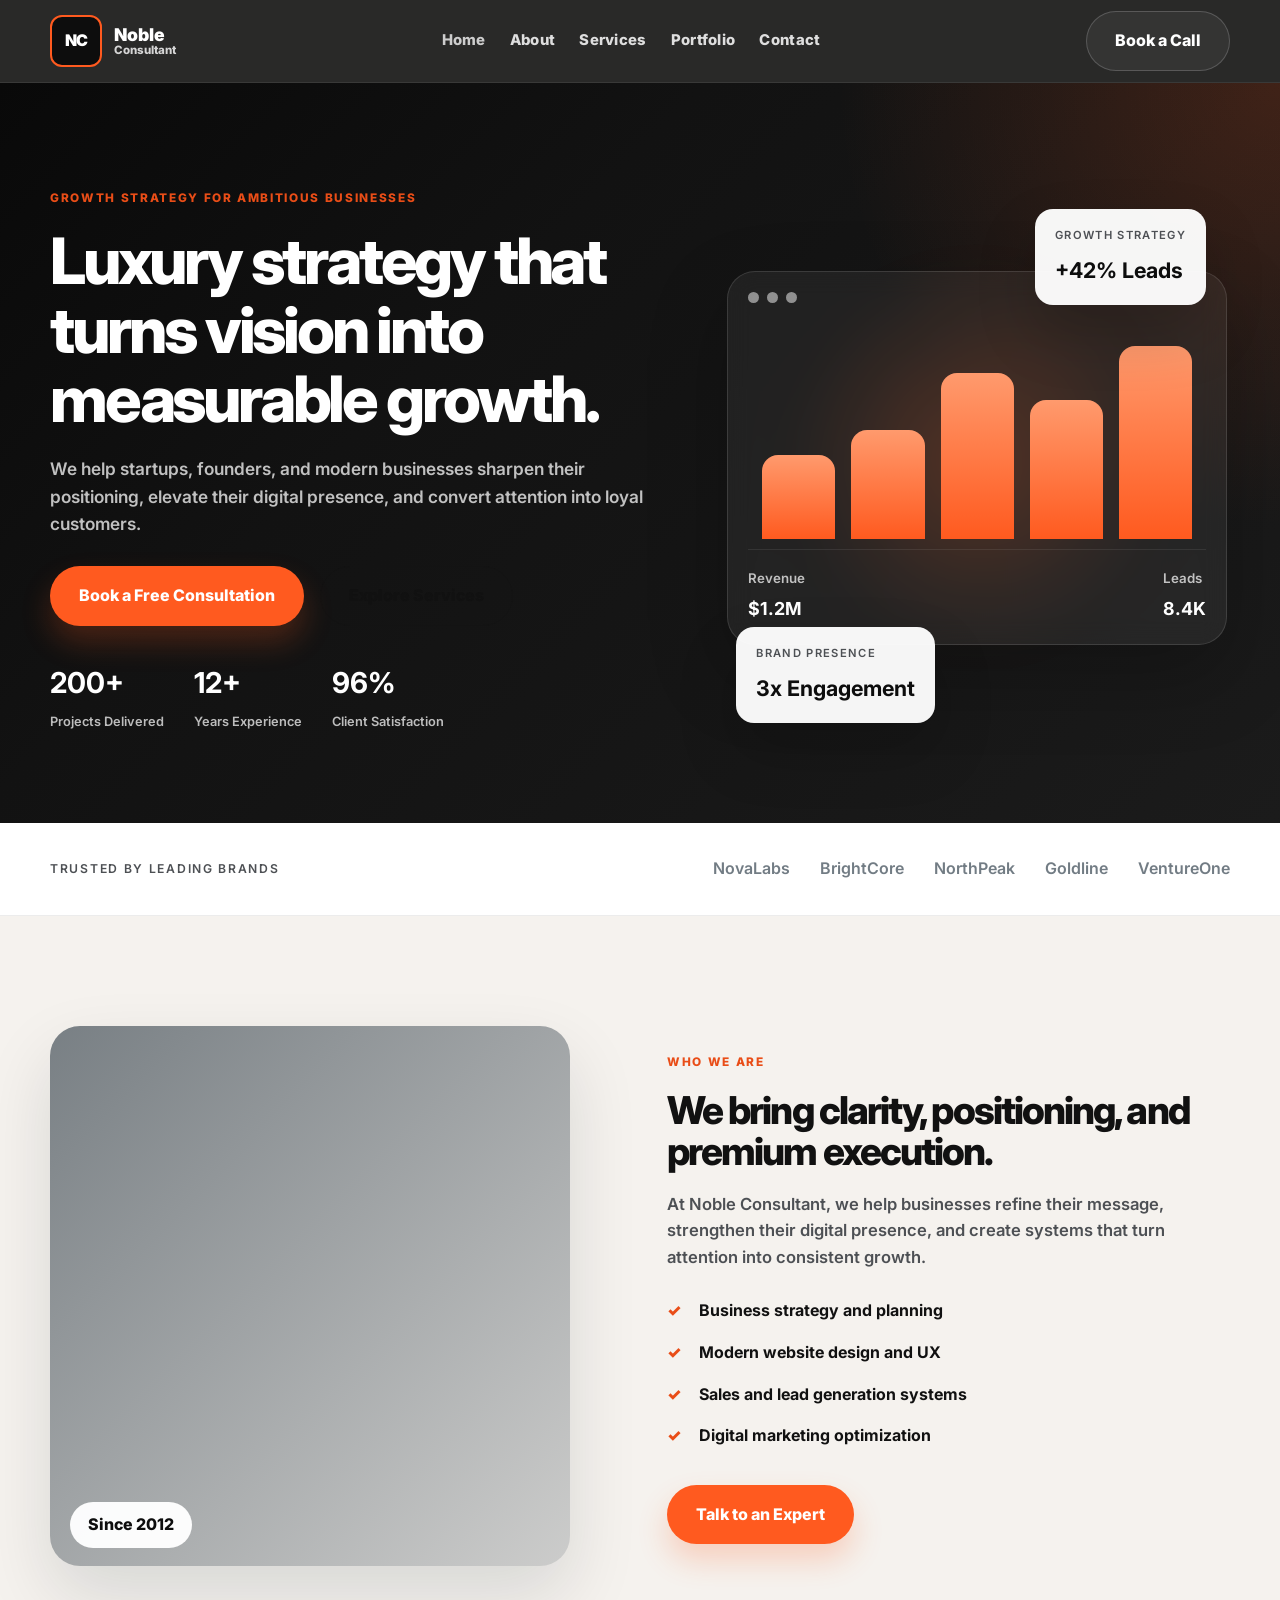
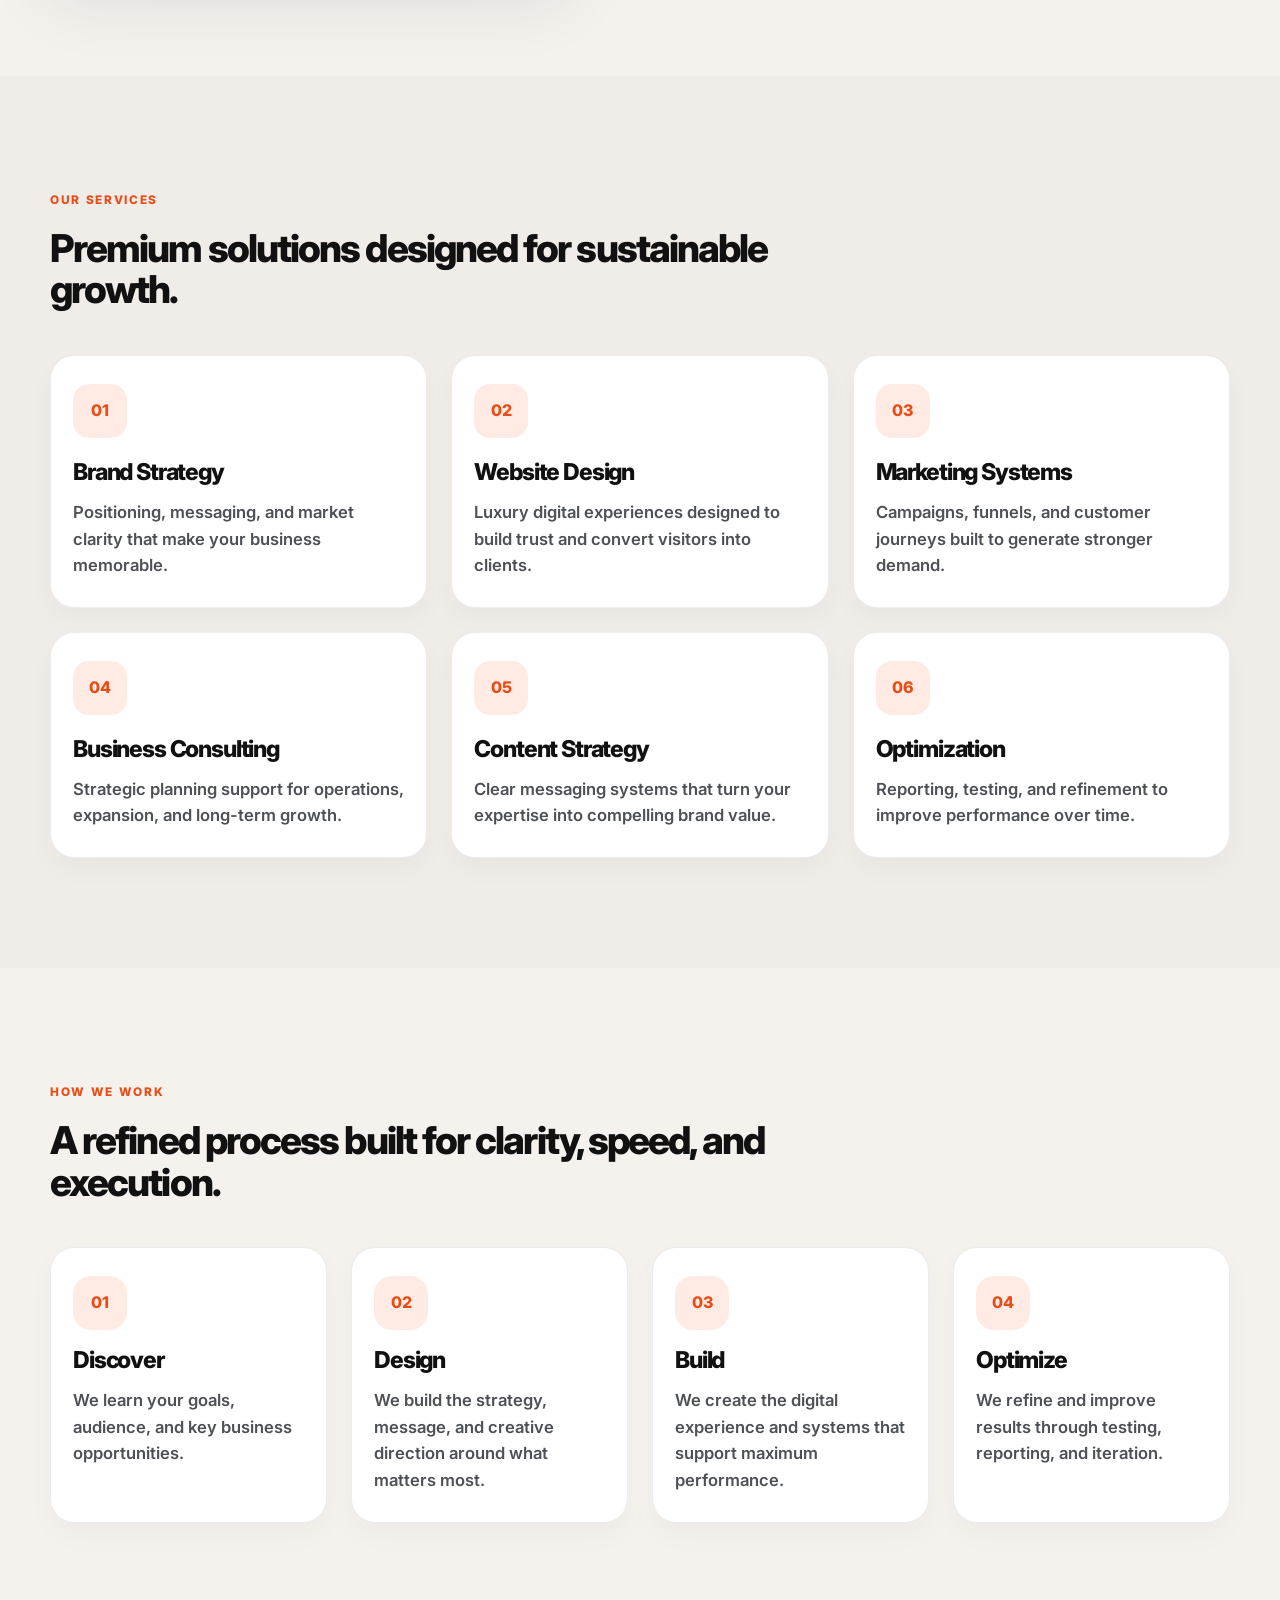
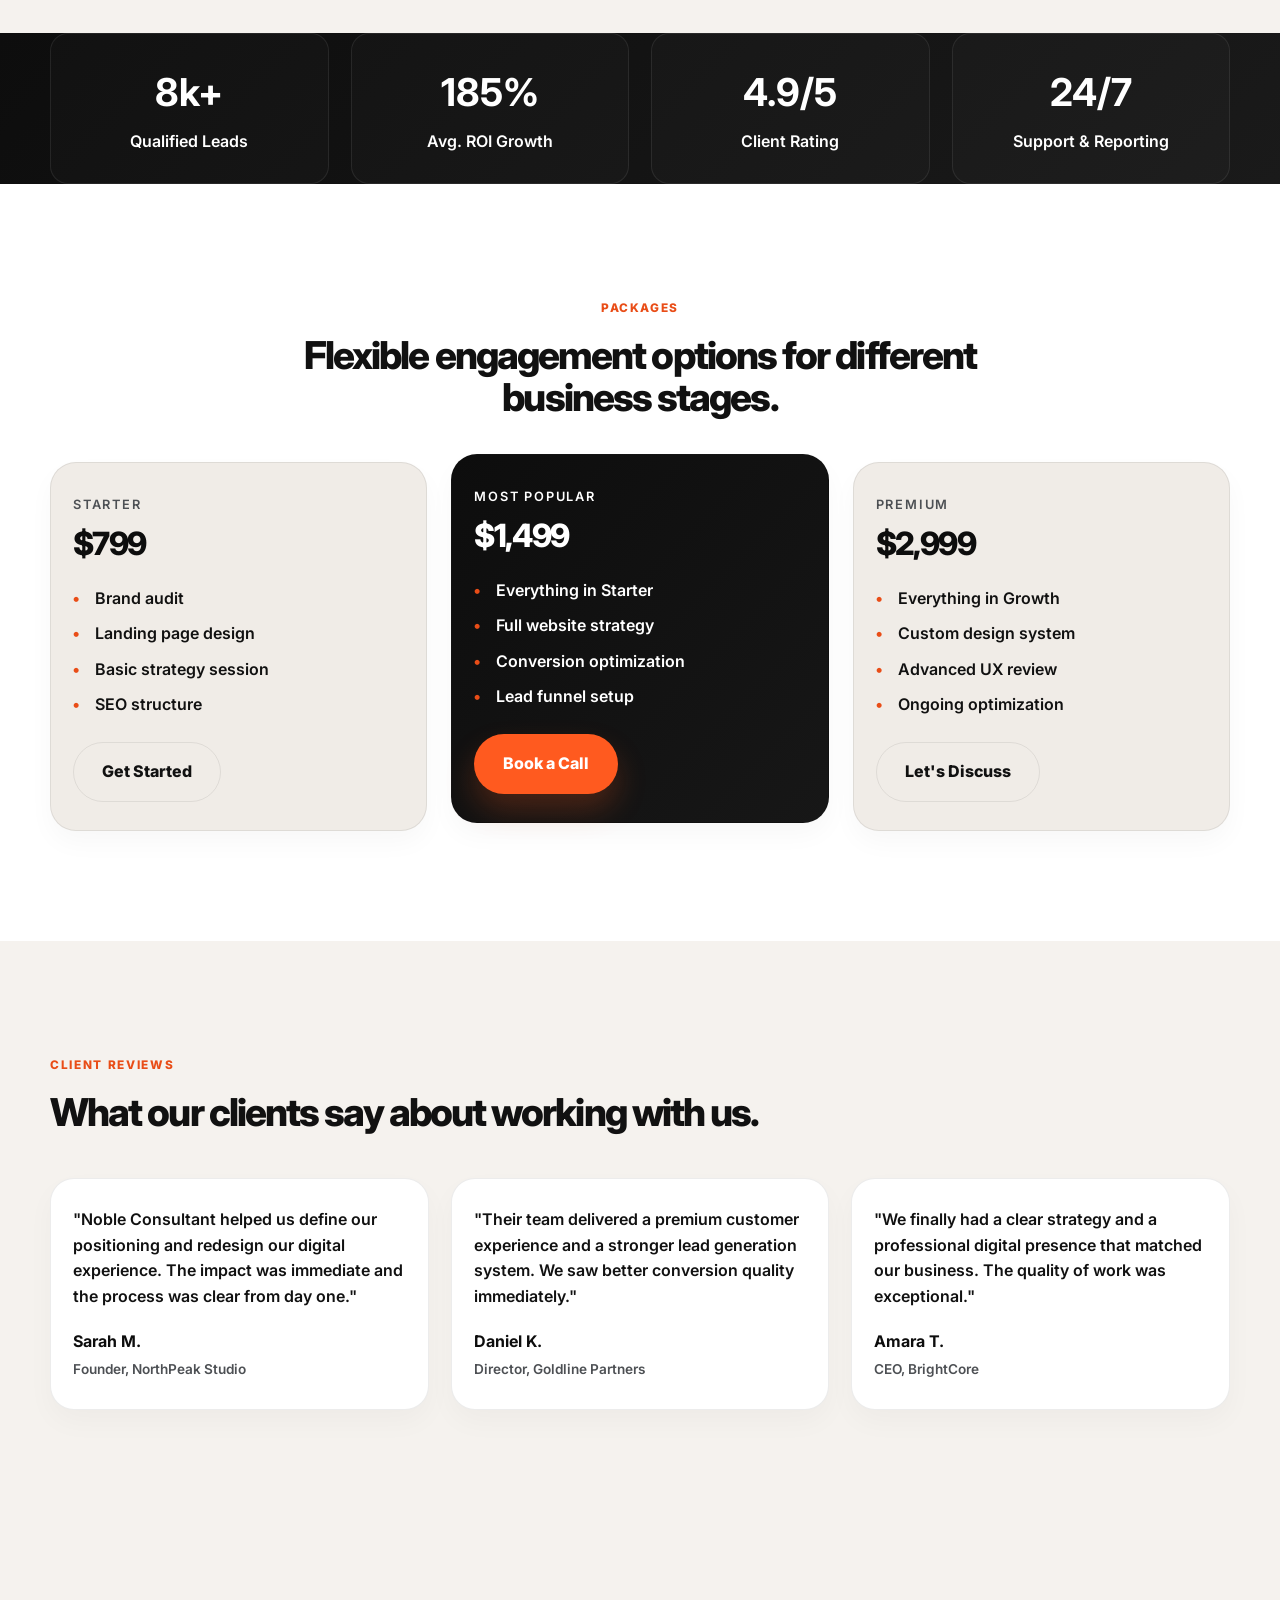
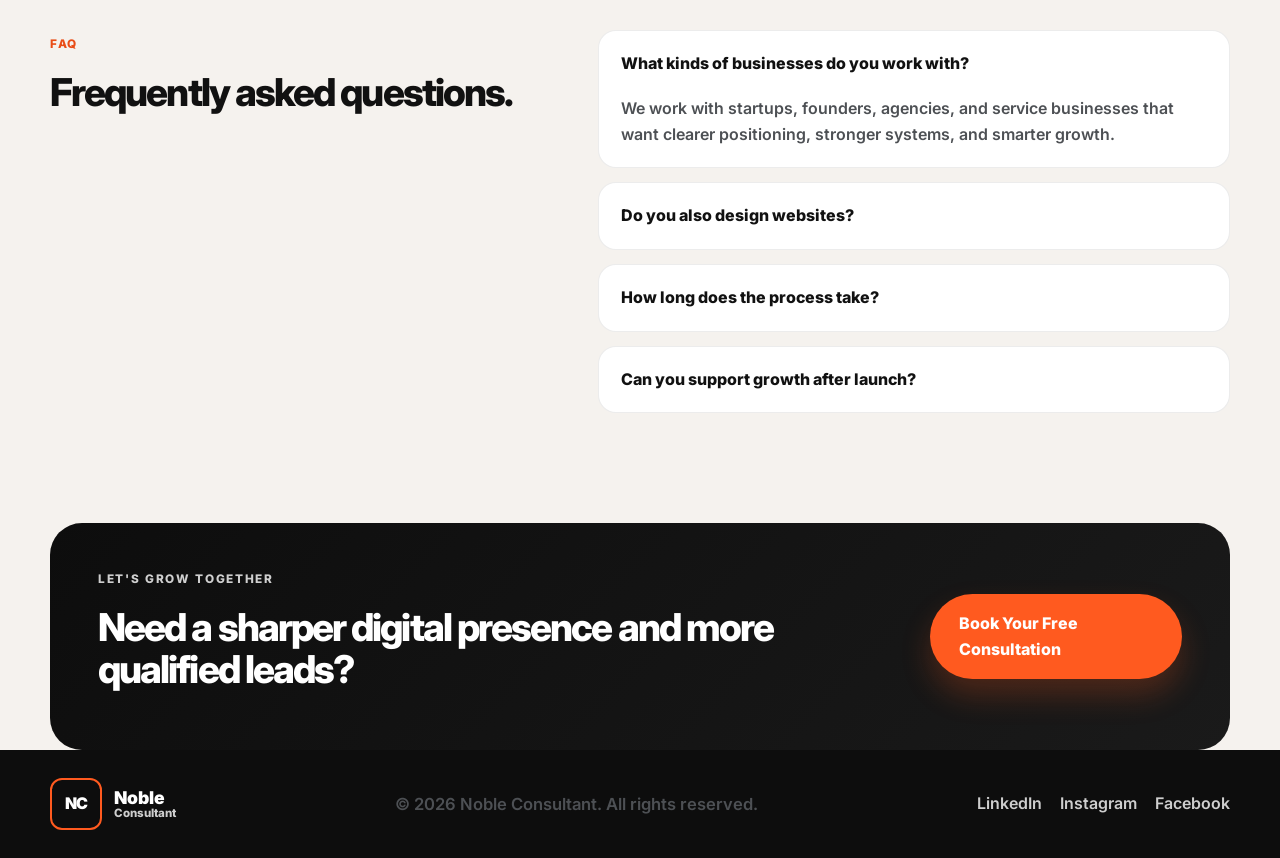
<file: index.html>
<!DOCTYPE html>
<html lang="en">
  <head>
    <meta charset="UTF-8" />
    <meta name="viewport" content="width=device-width, initial-scale=1.0" />
    <title>Noble Consultant | Luxury Business Growth</title>
    <meta
      name="description"
      content="Noble Consultant helps businesses grow through strategy, premium web design, and digital transformation."
    />
    <link rel="preconnect" href="https://fonts.googleapis.com" />
    <link rel="preconnect" href="https://fonts.gstatic.com" crossorigin />
    <link
      href="https://fonts.googleapis.com/css2?family=Inter:wght@400;500;600;700;800;900&display=swap"
      rel="stylesheet"
    />
    <link rel="stylesheet" href="styles.css" />
  </head>
  <body>
    <header class="site-header">
      <div class="container nav">
        <a href="index.html" class="brand" aria-label="Noble Consultant home">
          <span class="brand-mark">NC</span>
          <span class="brand-text">
            <strong>Noble</strong>
            <small>Consultant</small>
          </span>
        </a>

        <nav class="main-nav" id="mainNav">
          <a href="index.html" class="active">Home</a>
          <a href="about.html">About</a>
          <a href="services.html">Services</a>
          <a href="portfolio.html">Portfolio</a>
          <a href="contact.html">Contact</a>
        </nav>

        <div class="nav-actions">
          <a href="contact.html" class="btn btn-light">Book a Call</a>
          <button class="nav-toggle" id="navToggle" aria-label="Toggle menu">
            <span></span>
            <span></span>
            <span></span>
          </button>
        </div>
      </div>
    </header>

    <main>
      <section class="hero">
        <div class="container hero-grid">
          <div class="hero-copy">
            <span class="eyebrow">Growth strategy for ambitious businesses</span>
            <h1>Luxury strategy that turns vision into measurable growth.</h1>
            <p>
              We help startups, founders, and modern businesses sharpen their positioning,
              elevate their digital presence, and convert attention into loyal customers.
            </p>

            <div class="hero-actions">
              <a href="contact.html" class="btn btn-primary">Book a Free Consultation</a>
              <a href="services.html" class="btn btn-secondary">Explore Services</a>
            </div>

            <div class="mini-stats">
              <div>
                <strong>200+</strong>
                <span>Projects Delivered</span>
              </div>
              <div>
                <strong>12+</strong>
                <span>Years Experience</span>
              </div>
              <div>
                <strong>96%</strong>
                <span>Client Satisfaction</span>
              </div>
            </div>
          </div>

          <div class="hero-visual">
            <div class="orb"></div>
            <div class="dashboard-card">
              <div class="dashboard-top">
                <span></span>
                <span></span>
                <span></span>
              </div>

              <div class="chart">
                <span class="bar b1"></span>
                <span class="bar b2"></span>
                <span class="bar b3"></span>
                <span class="bar b4"></span>
                <span class="bar b5"></span>
              </div>

              <div class="kpis">
                <div>
                  <small>Revenue</small>
                  <strong>$1.2M</strong>
                </div>
                <div>
                  <small>Leads</small>
                  <strong>8.4K</strong>
                </div>
              </div>
            </div>

            <div class="floating-note note-one">
              <span>Growth Strategy</span>
              <strong>+42% Leads</strong>
            </div>

            <div class="floating-note note-two">
              <span>Brand Presence</span>
              <strong>3x Engagement</strong>
            </div>
          </div>
        </div>
      </section>

      <section class="brands">
        <div class="container brand-strip">
          <span>Trusted by leading brands</span>
          <div class="brand-logos">
            <span>NovaLabs</span>
            <span>BrightCore</span>
            <span>NorthPeak</span>
            <span>Goldline</span>
            <span>VentureOne</span>
          </div>
        </div>
      </section>

      <section class="section about-section" id="about">
        <div class="container split">
          <div class="image-panel">
            <div class="image-box"></div>
            <div class="badge">Since 2012</div>
          </div>

          <div class="text-panel">
            <span class="eyebrow dark">Who we are</span>
            <h2>We bring clarity, positioning, and premium execution.</h2>
            <p>
              At Noble Consultant, we help businesses refine their message, strengthen their digital presence,
              and create systems that turn attention into consistent growth.
            </p>

            <ul class="check-list">
              <li>Business strategy and planning</li>
              <li>Modern website design and UX</li>
              <li>Sales and lead generation systems</li>
              <li>Digital marketing optimization</li>
            </ul>

            <a href="contact.html" class="btn btn-primary">Talk to an Expert</a>
          </div>
        </div>
      </section>

      <section class="section services-section" id="services">
        <div class="container">
          <div class="section-heading">
            <span class="eyebrow dark">Our services</span>
            <h2>Premium solutions designed for sustainable growth.</h2>
          </div>

          <div class="card-grid">
            <article class="service-card">
              <div class="service-icon">01</div>
              <h3>Brand Strategy</h3>
              <p>Positioning, messaging, and market clarity that make your business memorable.</p>
            </article>

            <article class="service-card">
              <div class="service-icon">02</div>
              <h3>Website Design</h3>
              <p>Luxury digital experiences designed to build trust and convert visitors into clients.</p>
            </article>

            <article class="service-card">
              <div class="service-icon">03</div>
              <h3>Marketing Systems</h3>
              <p>Campaigns, funnels, and customer journeys built to generate stronger demand.</p>
            </article>

            <article class="service-card">
              <div class="service-icon">04</div>
              <h3>Business Consulting</h3>
              <p>Strategic planning support for operations, expansion, and long-term growth.</p>
            </article>

            <article class="service-card">
              <div class="service-icon">05</div>
              <h3>Content Strategy</h3>
              <p>Clear messaging systems that turn your expertise into compelling brand value.</p>
            </article>

            <article class="service-card">
              <div class="service-icon">06</div>
              <h3>Optimization</h3>
              <p>Reporting, testing, and refinement to improve performance over time.</p>
            </article>
          </div>
        </div>
      </section>

      <section class="section process-section" id="process">
        <div class="container">
          <div class="section-heading">
            <span class="eyebrow dark">How we work</span>
            <h2>A refined process built for clarity, speed, and execution.</h2>
          </div>

          <div class="process-grid">
            <div class="process-card">
              <div class="step-number">01</div>
              <h3>Discover</h3>
              <p>We learn your goals, audience, and key business opportunities.</p>
            </div>

            <div class="process-card">
              <div class="step-number">02</div>
              <h3>Design</h3>
              <p>We build the strategy, message, and creative direction around what matters most.</p>
            </div>

            <div class="process-card">
              <div class="step-number">03</div>
              <h3>Build</h3>
              <p>We create the digital experience and systems that support maximum performance.</p>
            </div>

            <div class="process-card">
              <div class="step-number">04</div>
              <h3>Optimize</h3>
              <p>We refine and improve results through testing, reporting, and iteration.</p>
            </div>
          </div>
        </div>
      </section>

      <section class="stats-section">
        <div class="container stats-grid">
          <div class="stat-box">
            <strong>8k+</strong>
            <span>Qualified Leads</span>
          </div>
          <div class="stat-box">
            <strong>185%</strong>
            <span>Avg. ROI Growth</span>
          </div>
          <div class="stat-box">
            <strong>4.9/5</strong>
            <span>Client Rating</span>
          </div>
          <div class="stat-box">
            <strong>24/7</strong>
            <span>Support & Reporting</span>
          </div>
        </div>
      </section>

      <section class="section pricing-section" id="pricing">
        <div class="container">
          <div class="section-heading center">
            <span class="eyebrow dark">Packages</span>
            <h2>Flexible engagement options for different business stages.</h2>
          </div>

          <div class="pricing-grid">
            <div class="pricing-card">
              <div class="plan-head">
                <span>Starter</span>
                <h3>$799</h3>
              </div>
              <ul>
                <li>Brand audit</li>
                <li>Landing page design</li>
                <li>Basic strategy session</li>
                <li>SEO structure</li>
              </ul>
              <a href="contact.html" class="btn btn-secondary">Get Started</a>
            </div>

            <div class="pricing-card featured">
              <div class="plan-head">
                <span>Most Popular</span>
                <h3>$1,499</h3>
              </div>
              <ul>
                <li>Everything in Starter</li>
                <li>Full website strategy</li>
                <li>Conversion optimization</li>
                <li>Lead funnel setup</li>
              </ul>
              <a href="contact.html" class="btn btn-primary">Book a Call</a>
            </div>

            <div class="pricing-card">
              <div class="plan-head">
                <span>Premium</span>
                <h3>$2,999</h3>
              </div>
              <ul>
                <li>Everything in Growth</li>
                <li>Custom design system</li>
                <li>Advanced UX review</li>
                <li>Ongoing optimization</li>
              </ul>
              <a href="contact.html" class="btn btn-secondary">Let's Discuss</a>
            </div>
          </div>
        </div>
      </section>

      <section class="section testimonials-section">
        <div class="container">
          <div class="section-heading">
            <span class="eyebrow dark">Client Reviews</span>
            <h2>What our clients say about working with us.</h2>
          </div>

          <div class="testimonial-grid">
            <blockquote class="testimonial">
              "Noble Consultant helped us define our positioning and redesign our digital experience. The impact was immediate and the process was clear from day one."
              <footer>
                <strong>Sarah M.</strong>
                <span>Founder, NorthPeak Studio</span>
              </footer>
            </blockquote>

            <blockquote class="testimonial">
              "Their team delivered a premium customer experience and a stronger lead generation system. We saw better conversion quality immediately."
              <footer>
                <strong>Daniel K.</strong>
                <span>Director, Goldline Partners</span>
              </footer>
            </blockquote>

            <blockquote class="testimonial">
              "We finally had a clear strategy and a professional digital presence that matched our business. The quality of work was exceptional."
              <footer>
                <strong>Amara T.</strong>
                <span>CEO, BrightCore</span>
              </footer>
            </blockquote>
          </div>
        </div>
      </section>

      <section class="section faq-section">
        <div class="container faq-wrap">
          <div class="section-heading left">
            <span class="eyebrow dark">FAQ</span>
            <h2>Frequently asked questions.</h2>
          </div>

          <div class="faq-list">
            <div class="faq-item active">
              <button class="faq-question">What kinds of businesses do you work with?</button>
              <div class="faq-answer">
                We work with startups, founders, agencies, and service businesses that want clearer positioning, stronger systems, and smarter growth.
              </div>
            </div>

            <div class="faq-item">
              <button class="faq-question">Do you also design websites?</button>
              <div class="faq-answer">
                Yes. We design premium, conversion-focused websites that align with your business goals and customer journey.
              </div>
            </div>

            <div class="faq-item">
              <button class="faq-question">How long does the process take?</button>
              <div class="faq-answer">
                Most projects take 3 to 8 weeks depending on your goals, complexity, and how quickly we align.
              </div>
            </div>

            <div class="faq-item">
              <button class="faq-question">Can you support growth after launch?</button>
              <div class="faq-answer">
                Absolutely. We help businesses optimize performance and improve ongoing growth systems long after launch.
              </div>
            </div>
          </div>
        </div>
      </section>

      <section class="cta-section">
        <div class="container cta-box">
          <div>
            <span class="eyebrow light">Let's grow together</span>
            <h2>Need a sharper digital presence and more qualified leads?</h2>
          </div>
          <a href="contact.html" class="btn btn-primary">Book Your Free Consultation</a>
        </div>
      </section>
    </main>

    <footer class="site-footer">
      <div class="container footer-row">
        <div class="brand white">
          <span class="brand-mark">NC</span>
          <span class="brand-text">
            <strong>Noble</strong>
            <small>Consultant</small>
          </span>
        </div>

        <p>© 2026 Noble Consultant. All rights reserved.</p>

        <div class="socials">
          <a href="#">LinkedIn</a>
          <a href="#">Instagram</a>
          <a href="#">Facebook</a>
        </div>
      </div>
    </footer>

    <script src="script.js"></script>
  </body>
</html>
</file>
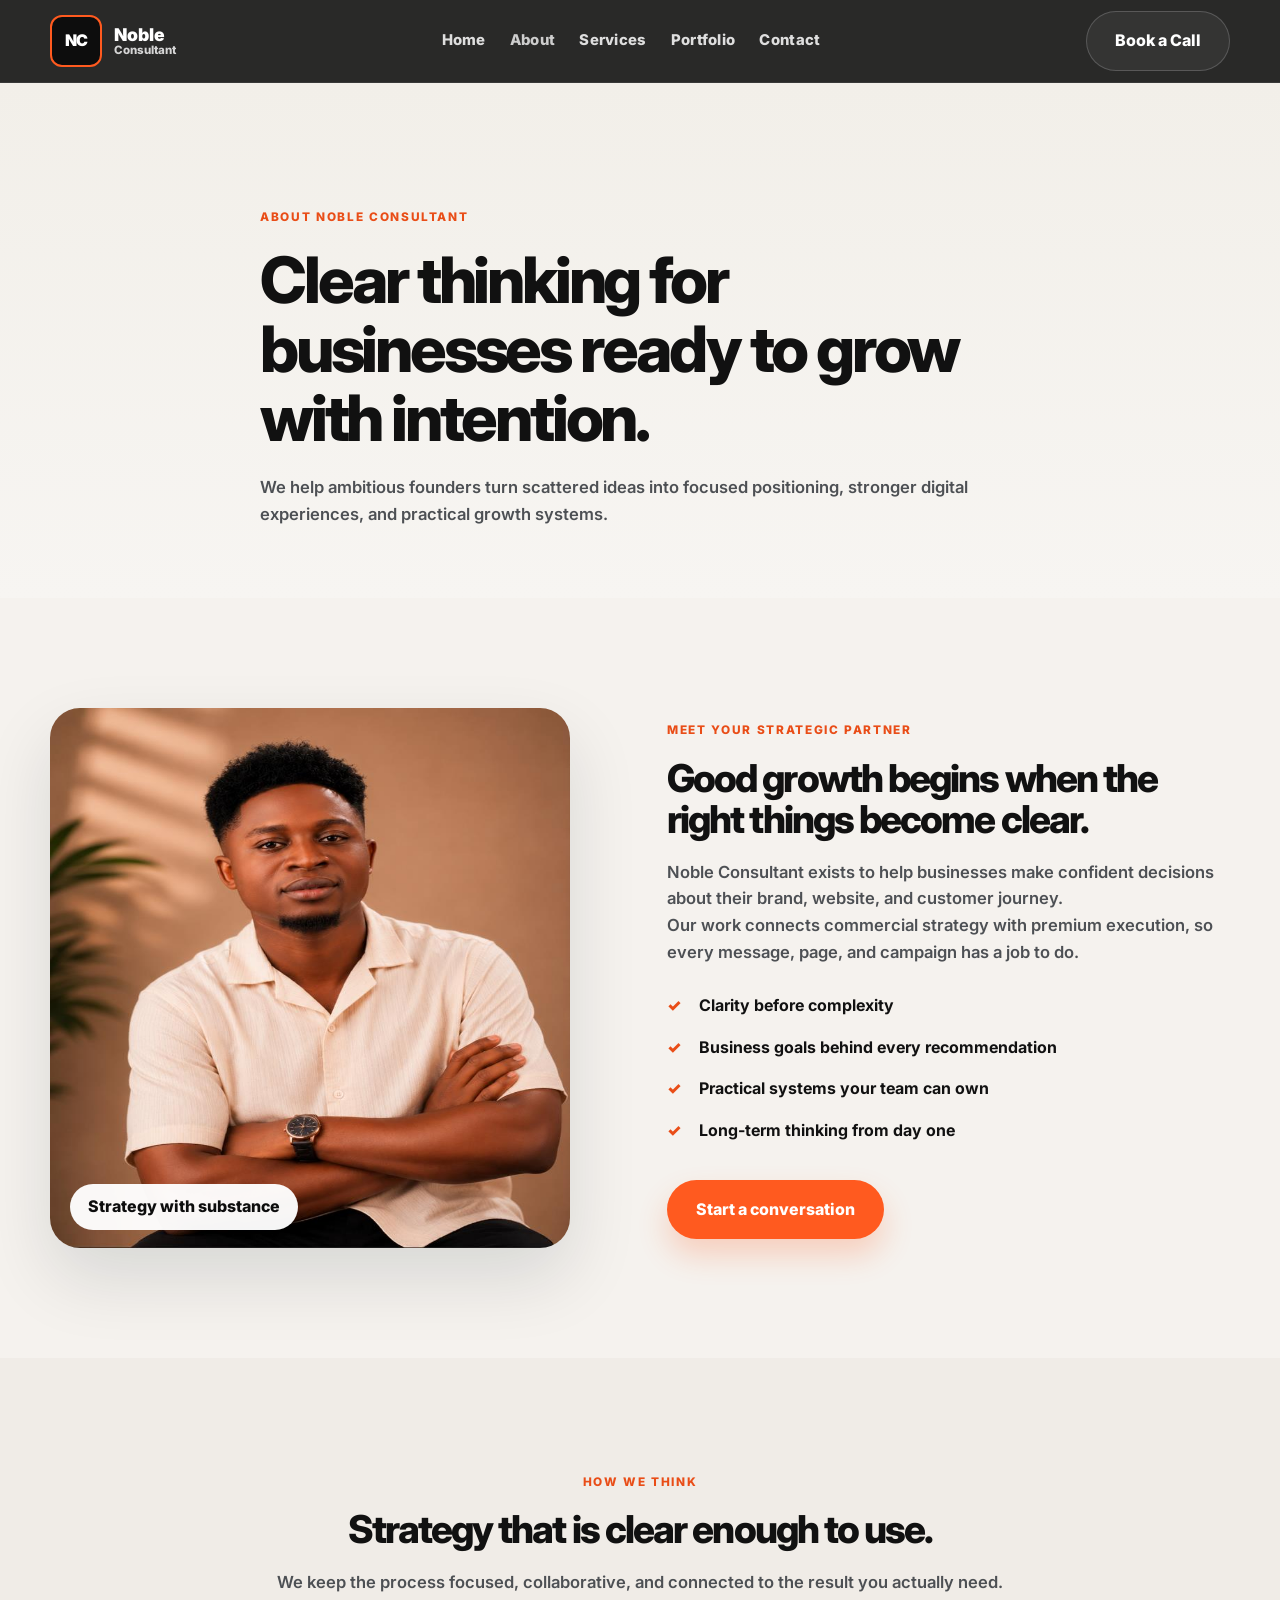
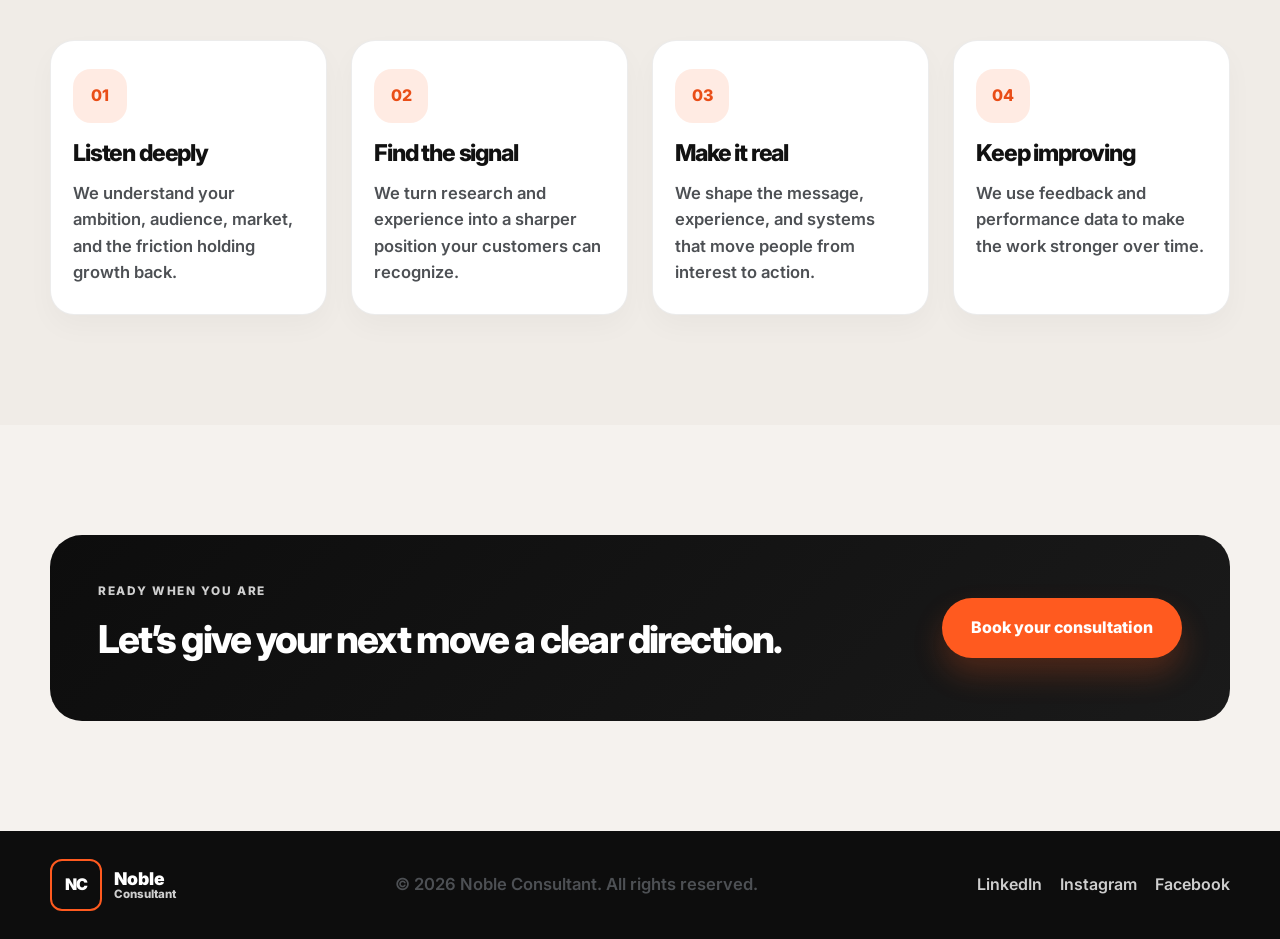
<file: about.html>
<!doctype html>
<html lang="en">
<head>
  <meta charset="utf-8">
  <meta name="viewport" content="width=device-width, initial-scale=1">
  <title>About | Noble Consultant</title>
  <meta name="description" content="Meet the strategist behind Noble Consultant and learn how we turn clarity into sustainable business growth.">
  <link rel="preconnect" href="https://fonts.googleapis.com">
  <link rel="preconnect" href="https://fonts.gstatic.com" crossorigin>
  <link href="https://fonts.googleapis.com/css2?family=Inter:wght@400;500;600;700;800;900&display=swap" rel="stylesheet">
  <link rel="stylesheet" href="styles.css">
</head>
<body>
  <header class="site-header">
    <div class="container nav">
      <a href="index.html" class="brand" aria-label="Noble Consultant home">
        <span class="brand-mark">NC</span>
        <span class="brand-text"><strong>Noble</strong><small>Consultant</small></span>
      </a>
      <nav class="main-nav" id="mainNav" aria-label="Main navigation">
        <a href="index.html">Home</a>
        <a href="about.html" class="active">About</a>
        <a href="services.html">Services</a>
        <a href="portfolio.html">Portfolio</a>
        <a href="contact.html">Contact</a>
      </nav>
      <div class="nav-actions">
        <a href="contact.html#contact-form" class="btn btn-light">Book a Call</a>
        <button class="nav-toggle" id="navToggle" aria-label="Toggle menu" aria-expanded="false"><span></span><span></span><span></span></button>
      </div>
    </div>
  </header>

  <main>
    <section class="page-hero">
      <div class="container narrow">
        <span class="eyebrow dark">About Noble Consultant</span>
        <h1>Clear thinking for businesses ready to grow with intention.</h1>
        <p>We help ambitious founders turn scattered ideas into focused positioning, stronger digital experiences, and practical growth systems.</p>
      </div>
    </section>

    <section class="section">
      <div class="container split">
        <div class="image-panel">
          <img class="page-image about-portrait" src="about-photo.jpg" alt="Founder of Noble Consultant">
          <div class="badge">Strategy with substance</div>
        </div>
        <div class="text-panel">
          <span class="eyebrow dark">Meet your strategic partner</span>
          <h2>Good growth begins when the right things become clear.</h2>
          <p>Noble Consultant exists to help businesses make confident decisions about their brand, website, and customer journey.</p>
          <p>Our work connects commercial strategy with premium execution, so every message, page, and campaign has a job to do.</p>
          <ul class="check-list">
            <li>Clarity before complexity</li>
            <li>Business goals behind every recommendation</li>
            <li>Practical systems your team can own</li>
            <li>Long-term thinking from day one</li>
          </ul>
          <a href="contact.html#contact-form" class="btn btn-primary">Start a conversation</a>
        </div>
      </div>
    </section>

    <section class="section soft-bg">
      <div class="container">
        <div class="section-heading center">
          <span class="eyebrow dark">How we think</span>
          <h2>Strategy that is clear enough to use.</h2>
          <p>We keep the process focused, collaborative, and connected to the result you actually need.</p>
        </div>
        <div class="process-grid">
          <article class="process-card"><div class="step-number">01</div><h3>Listen deeply</h3><p>We understand your ambition, audience, market, and the friction holding growth back.</p></article>
          <article class="process-card"><div class="step-number">02</div><h3>Find the signal</h3><p>We turn research and experience into a sharper position your customers can recognize.</p></article>
          <article class="process-card"><div class="step-number">03</div><h3>Make it real</h3><p>We shape the message, experience, and systems that move people from interest to action.</p></article>
          <article class="process-card"><div class="step-number">04</div><h3>Keep improving</h3><p>We use feedback and performance data to make the work stronger over time.</p></article>
        </div>
      </div>
    </section>

    <section class="section">
      <div class="container cta-box">
        <div><span class="eyebrow light">Ready when you are</span><h2>Let’s give your next move a clear direction.</h2></div>
        <a href="contact.html#contact-form" class="btn btn-primary">Book your consultation</a>
      </div>
    </section>
  </main>

  <footer class="site-footer">
    <div class="container footer-row">
      <div class="brand white"><span class="brand-mark">NC</span><span class="brand-text"><strong>Noble</strong><small>Consultant</small></span></div>
      <p>© 2026 Noble Consultant. All rights reserved.</p>
      <div class="socials"><a href="#">LinkedIn</a><a href="#">Instagram</a><a href="#">Facebook</a></div>
    </div>
  </footer>
  <script src="script.js"></script>
</body>
</html>
</file>
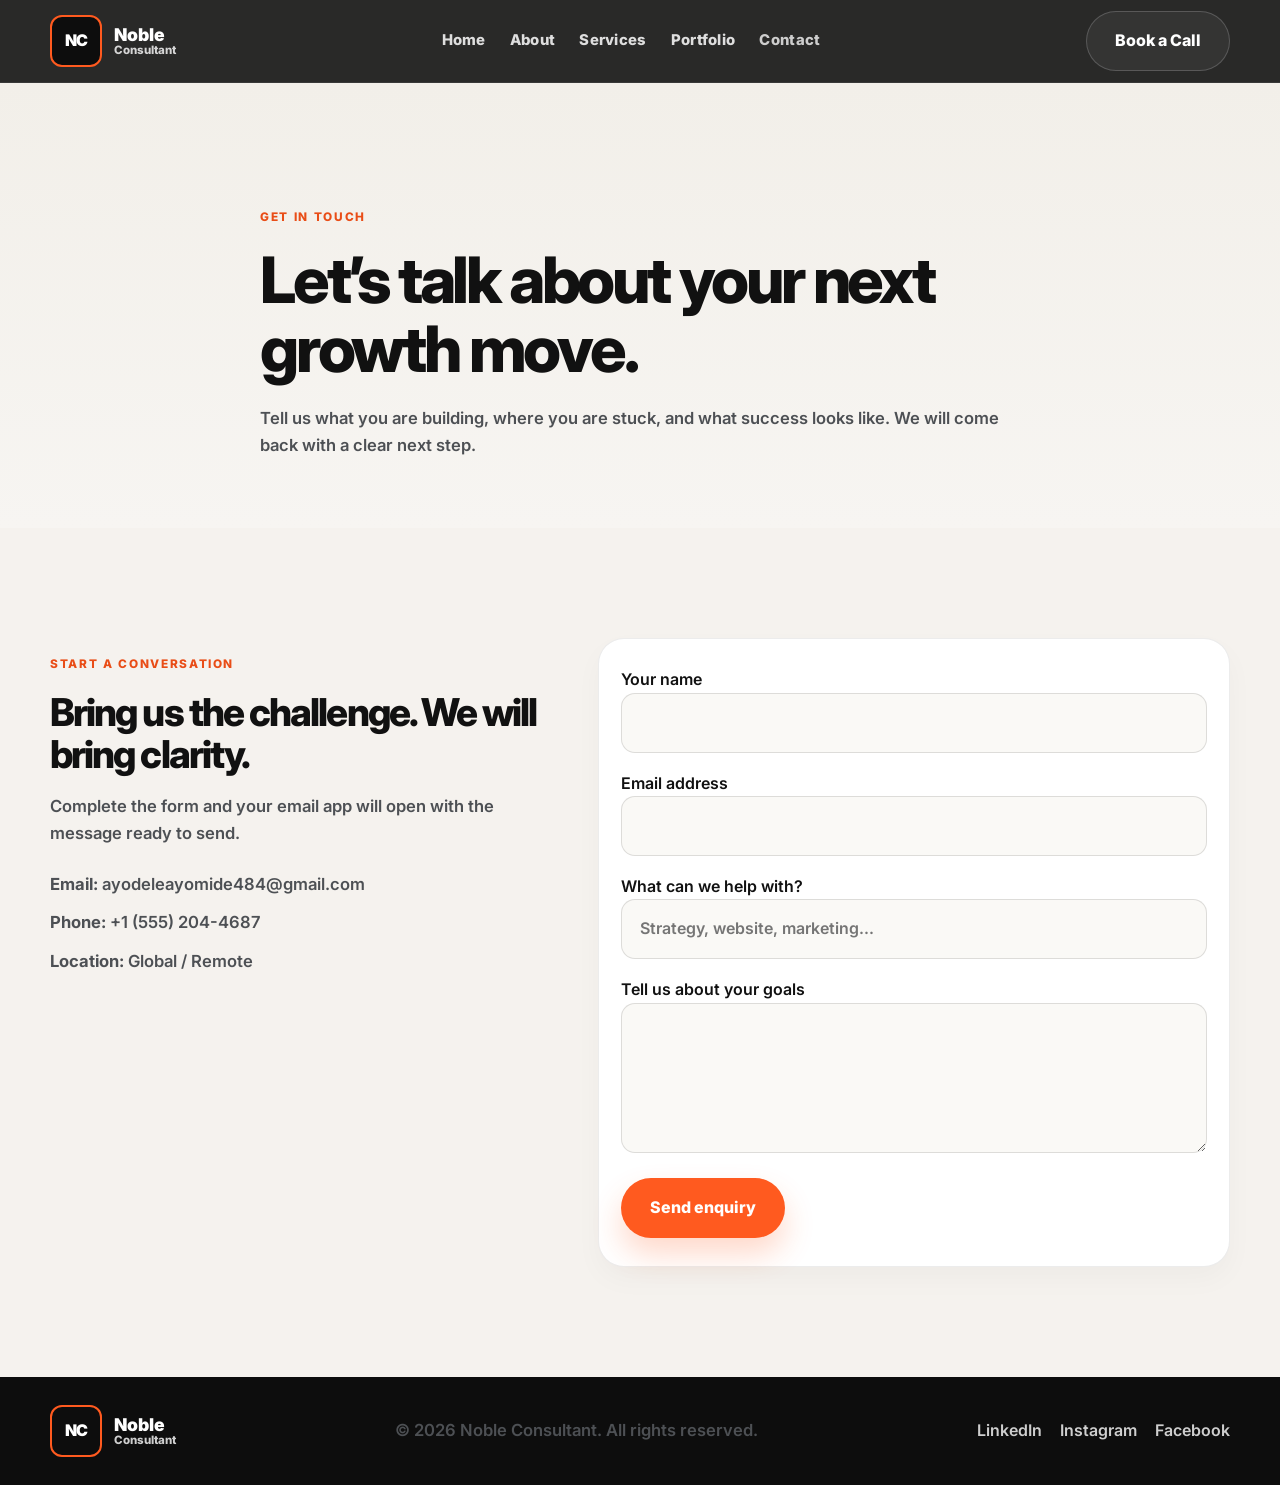
<file: contact.html>
<!doctype html>
<html lang="en">
<head>
  <meta charset="utf-8">
  <meta name="viewport" content="width=device-width, initial-scale=1">
  <title>Contact | Noble Consultant</title>
  <meta name="description" content="Contact Noble Consultant for consulting, design, and digital growth support.">
  <link rel="preconnect" href="https://fonts.googleapis.com">
  <link rel="preconnect" href="https://fonts.gstatic.com" crossorigin>
  <link href="https://fonts.googleapis.com/css2?family=Inter:wght@400;500;600;700;800;900&display=swap" rel="stylesheet">
  <link rel="stylesheet" href="styles.css">
</head>
<body>
  <header class="site-header">
    <div class="container nav">
      <a href="index.html" class="brand" aria-label="Noble Consultant home">
        <span class="brand-mark">NC</span>
        <span class="brand-text"><strong>Noble</strong><small>Consultant</small></span>
      </a>
      <nav class="main-nav" id="mainNav" aria-label="Main navigation">
        <a href="index.html">Home</a>
        <a href="about.html">About</a>
        <a href="services.html">Services</a>
        <a href="portfolio.html">Portfolio</a>
        <a href="contact.html" class="active">Contact</a>
      </nav>
      <div class="nav-actions">
        <a href="#contact-form" class="btn btn-light">Book a Call</a>
        <button class="nav-toggle" id="navToggle" aria-label="Toggle menu" aria-expanded="false"><span></span><span></span><span></span></button>
      </div>
    </div>
  </header>

  <main>
    <section class="page-hero">
      <div class="container narrow">
        <span class="eyebrow dark">Get in touch</span>
        <h1>Let’s talk about your next growth move.</h1>
        <p>Tell us what you are building, where you are stuck, and what success looks like. We will come back with a clear next step.</p>
      </div>
    </section>

    <section class="section contact-section" id="contact-form">
      <div class="container contact-wrap">
        <div class="contact-copy">
          <span class="eyebrow dark">Start a conversation</span>
          <h2>Bring us the challenge. We will bring clarity.</h2>
          <p>Complete the form and your email app will open with the message ready to send.</p>
          <div class="contact-info">
            <p><strong>Email:</strong> ayodeleayomide484@gmail.com</p>
            <p><strong>Phone:</strong> +1 (555) 204-4687</p>
            <p><strong>Location:</strong> Global / Remote</p>
          </div>
        </div>

        <form class="contact-form" id="contactForm" action="mailto:hello@nobleconsultant.com" method="post" enctype="text/plain">
          <div class="form-row">
            <label for="name">Your name</label>
            <input id="name" name="Name" type="text" autocomplete="name" required>
          </div>
          <div class="form-row">
            <label for="email">Email address</label>
            <input id="email" name="Email" type="email" autocomplete="email" required>
          </div>
          <div class="form-row">
            <label for="service">What can we help with?</label>
            <input id="service" name="Project type" type="text" placeholder="Strategy, website, marketing..." required>
          </div>
          <div class="form-row">
            <label for="message">Tell us about your goals</label>
            <textarea id="message" name="Message" required></textarea>
          </div>
          <button class="btn btn-primary" type="submit">Send enquiry</button>
          <p class="form-status" id="formStatus" role="status" aria-live="polite"></p>
        </form>
      </div>
    </section>
  </main>

  <footer class="site-footer">
    <div class="container footer-row">
      <div class="brand white"><span class="brand-mark">NC</span><span class="brand-text"><strong>Noble</strong><small>Consultant</small></span></div>
      <p>© 2026 Noble Consultant. All rights reserved.</p>
      <div class="socials"><a href="#">LinkedIn</a><a href="#">Instagram</a><a href="#">Facebook</a></div>
    </div>
  </footer>
  <script src="script.js"></script>
</body>
</html>
</file>
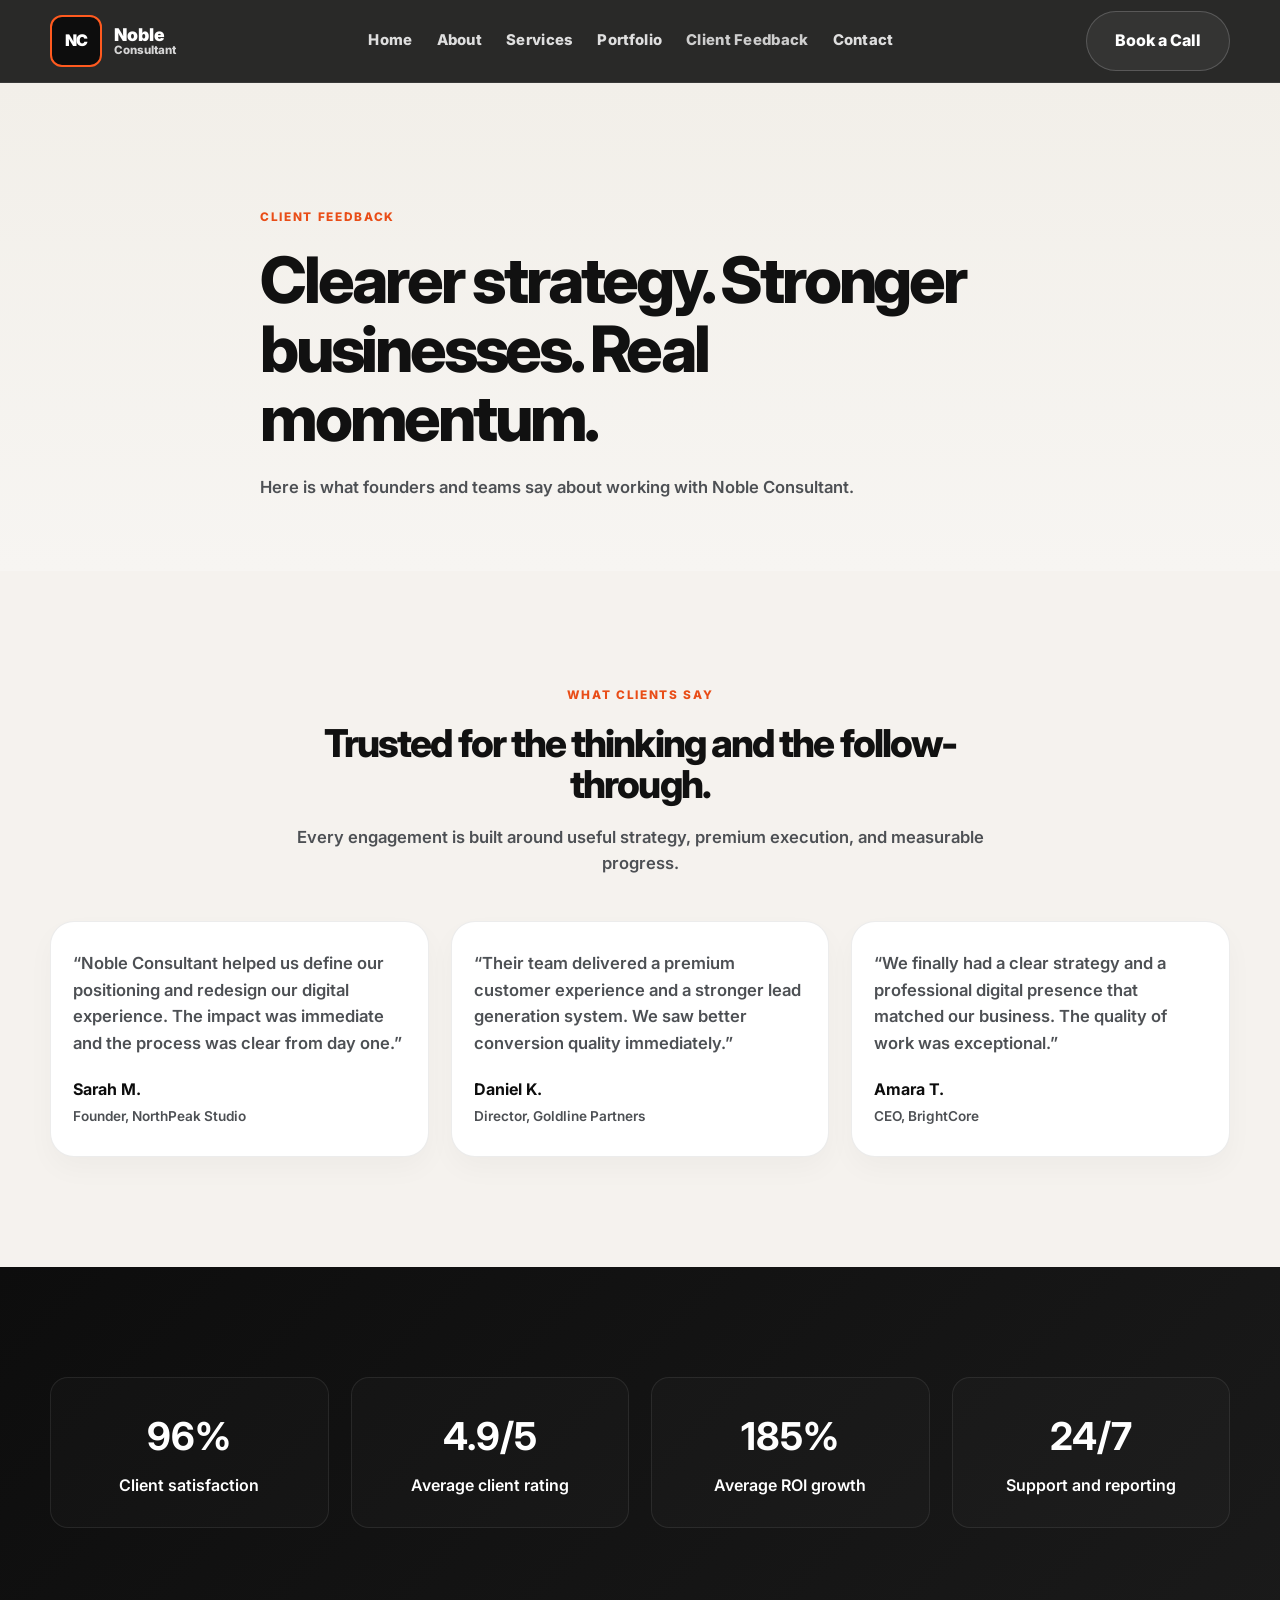
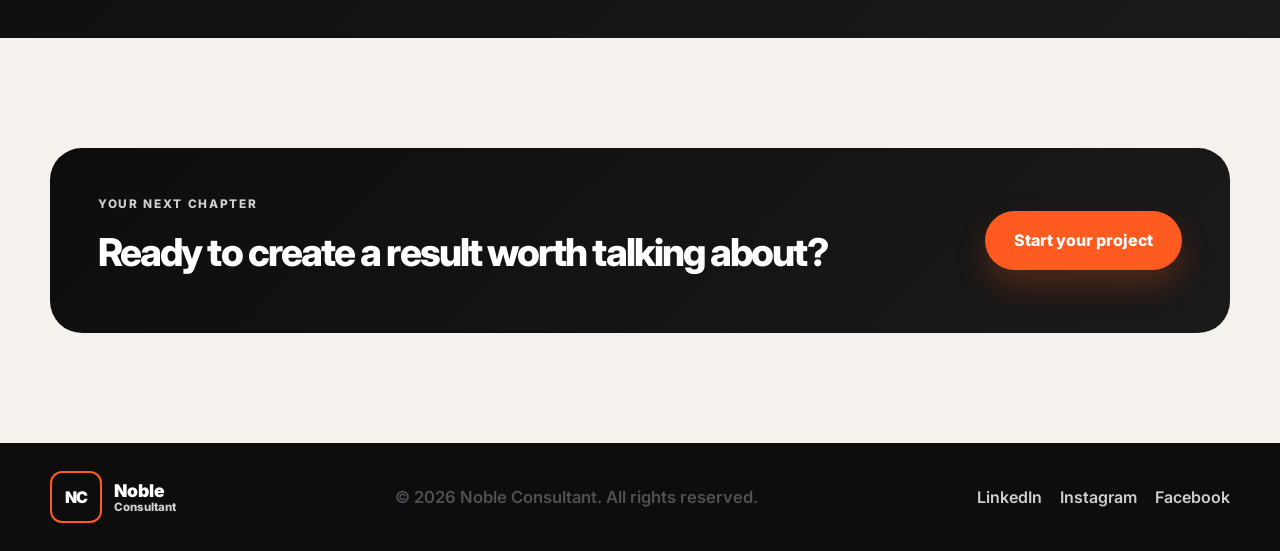
<file: feedback.html>
<!doctype html>
<html lang="en">
<head>
  <meta charset="utf-8">
  <meta name="viewport" content="width=device-width, initial-scale=1">
  <title>Client Feedback | Noble Consultant</title>
  <meta name="description" content="Read what Noble Consultant clients say about our strategy, design, and growth work.">
  <link rel="preconnect" href="https://fonts.googleapis.com">
  <link rel="preconnect" href="https://fonts.gstatic.com" crossorigin>
  <link href="https://fonts.googleapis.com/css2?family=Inter:wght@400;500;600;700;800;900&display=swap" rel="stylesheet">
  <link rel="stylesheet" href="styles.css">
</head>
<body>
  <header class="site-header">
    <div class="container nav">
      <a href="index.html" class="brand" aria-label="Noble Consultant home">
        <span class="brand-mark">NC</span>
        <span class="brand-text"><strong>Noble</strong><small>Consultant</small></span>
      </a>
      <nav class="main-nav" id="mainNav" aria-label="Main navigation">
        <a href="index.html">Home</a>
        <a href="about.html">About</a>
        <a href="services.html">Services</a>
        <a href="portfolio.html">Portfolio</a>
        <a href="feedback.html" class="active">Client Feedback</a>
        <a href="contact.html">Contact</a>
      </nav>
      <div class="nav-actions">
        <a href="contact.html#contact-form" class="btn btn-light">Book a Call</a>
        <button class="nav-toggle" id="navToggle" aria-label="Toggle menu" aria-expanded="false"><span></span><span></span><span></span></button>
      </div>
    </div>
  </header>

  <main>
    <section class="page-hero">
      <div class="container narrow">
        <span class="eyebrow dark">Client feedback</span>
        <h1>Clearer strategy. Stronger businesses. Real momentum.</h1>
        <p>Here is what founders and teams say about working with Noble Consultant.</p>
      </div>
    </section>

    <section class="section testimonials-section">
      <div class="container">
        <div class="section-heading center">
          <span class="eyebrow dark">What clients say</span>
          <h2>Trusted for the thinking and the follow-through.</h2>
          <p>Every engagement is built around useful strategy, premium execution, and measurable progress.</p>
        </div>
        <div class="testimonial-grid">
          <blockquote class="testimonial">
            <p>“Noble Consultant helped us define our positioning and redesign our digital experience. The impact was immediate and the process was clear from day one.”</p>
            <footer><strong>Sarah M.</strong><span>Founder, NorthPeak Studio</span></footer>
          </blockquote>
          <blockquote class="testimonial">
            <p>“Their team delivered a premium customer experience and a stronger lead generation system. We saw better conversion quality immediately.”</p>
            <footer><strong>Daniel K.</strong><span>Director, Goldline Partners</span></footer>
          </blockquote>
          <blockquote class="testimonial">
            <p>“We finally had a clear strategy and a professional digital presence that matched our business. The quality of work was exceptional.”</p>
            <footer><strong>Amara T.</strong><span>CEO, BrightCore</span></footer>
          </blockquote>
        </div>
      </div>
    </section>

    <section class="section stats-section">
      <div class="container stats-grid">
        <div class="stat-box"><strong>96%</strong><span>Client satisfaction</span></div>
        <div class="stat-box"><strong>4.9/5</strong><span>Average client rating</span></div>
        <div class="stat-box"><strong>185%</strong><span>Average ROI growth</span></div>
        <div class="stat-box"><strong>24/7</strong><span>Support and reporting</span></div>
      </div>
    </section>

    <section class="section">
      <div class="container cta-box">
        <div><span class="eyebrow light">Your next chapter</span><h2>Ready to create a result worth talking about?</h2></div>
        <a href="contact.html#contact-form" class="btn btn-primary">Start your project</a>
      </div>
    </section>
  </main>

  <footer class="site-footer">
    <div class="container footer-row">
      <div class="brand white"><span class="brand-mark">NC</span><span class="brand-text"><strong>Noble</strong><small>Consultant</small></span></div>
      <p>© 2026 Noble Consultant. All rights reserved.</p>
      <div class="socials"><a href="#">LinkedIn</a><a href="#">Instagram</a><a href="#">Facebook</a></div>
    </div>
  </footer>
  <script src="script.js"></script>
</body>
</html>
</file>
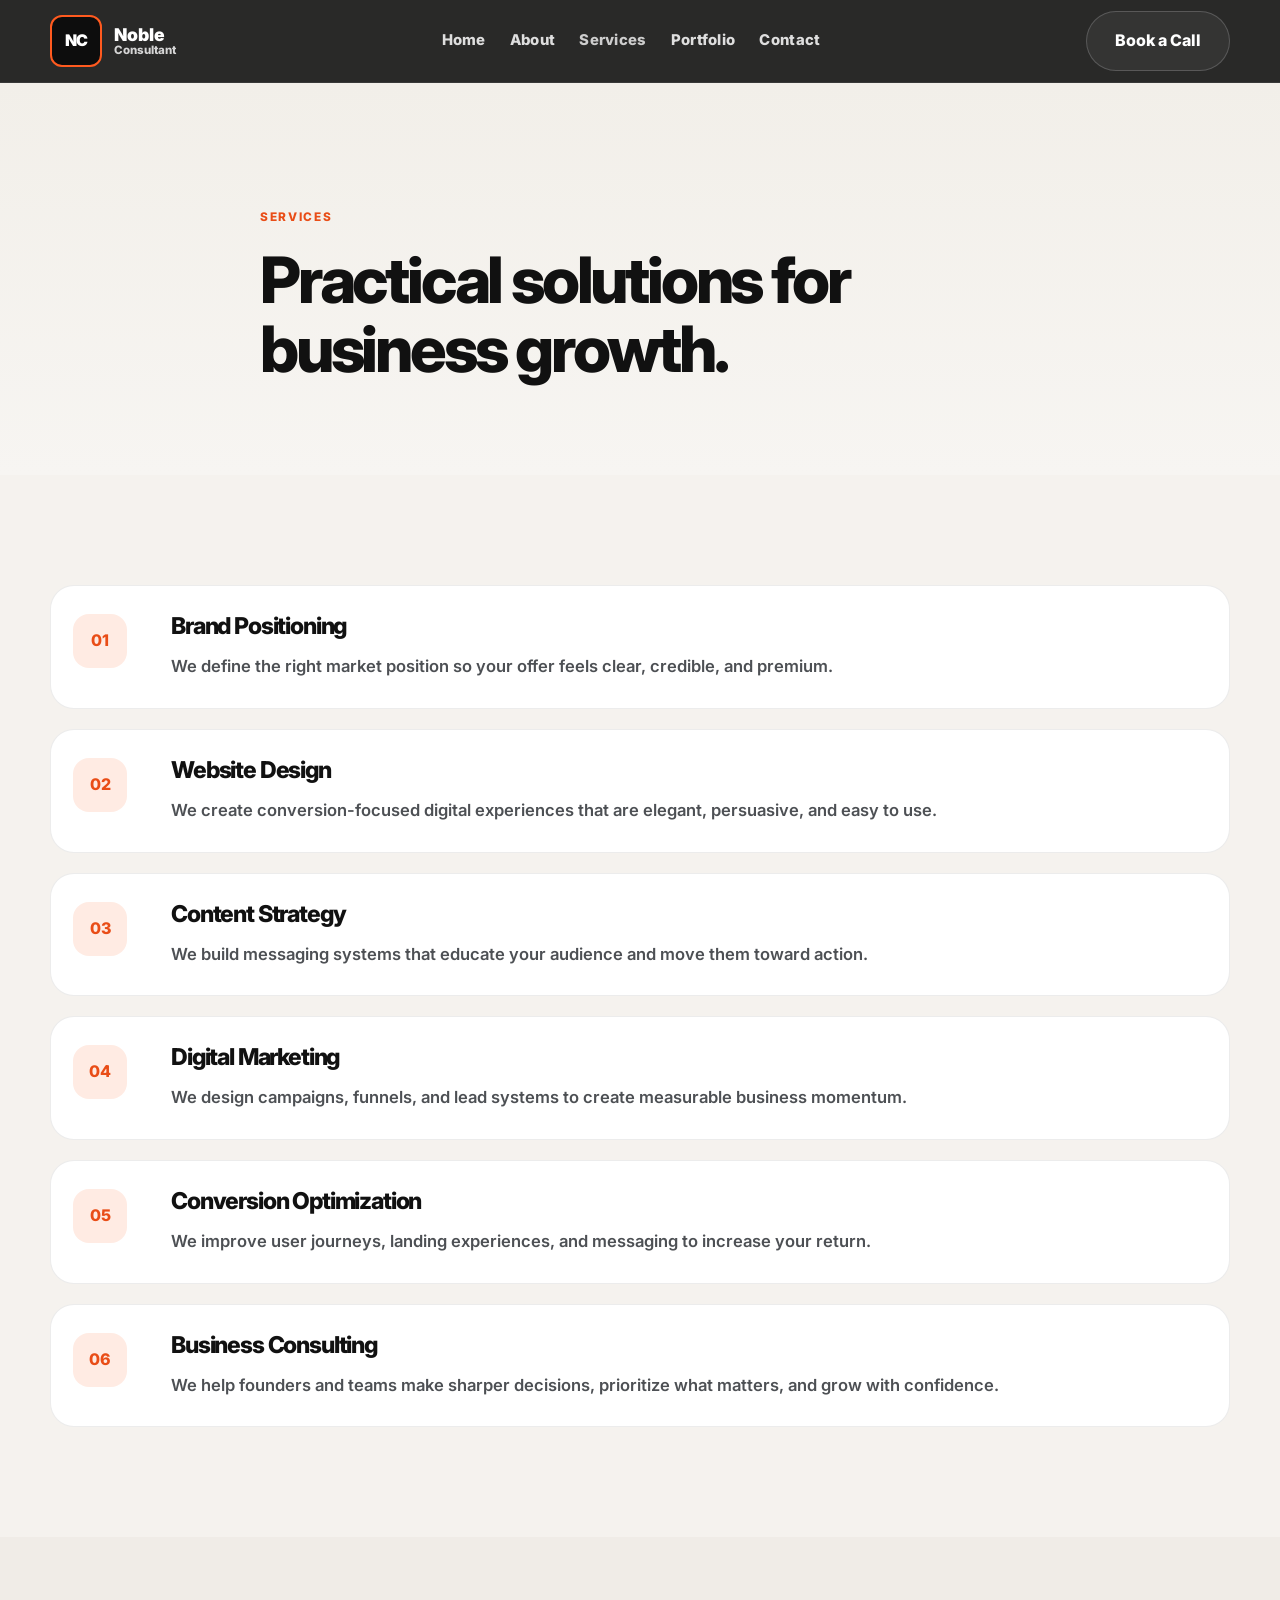
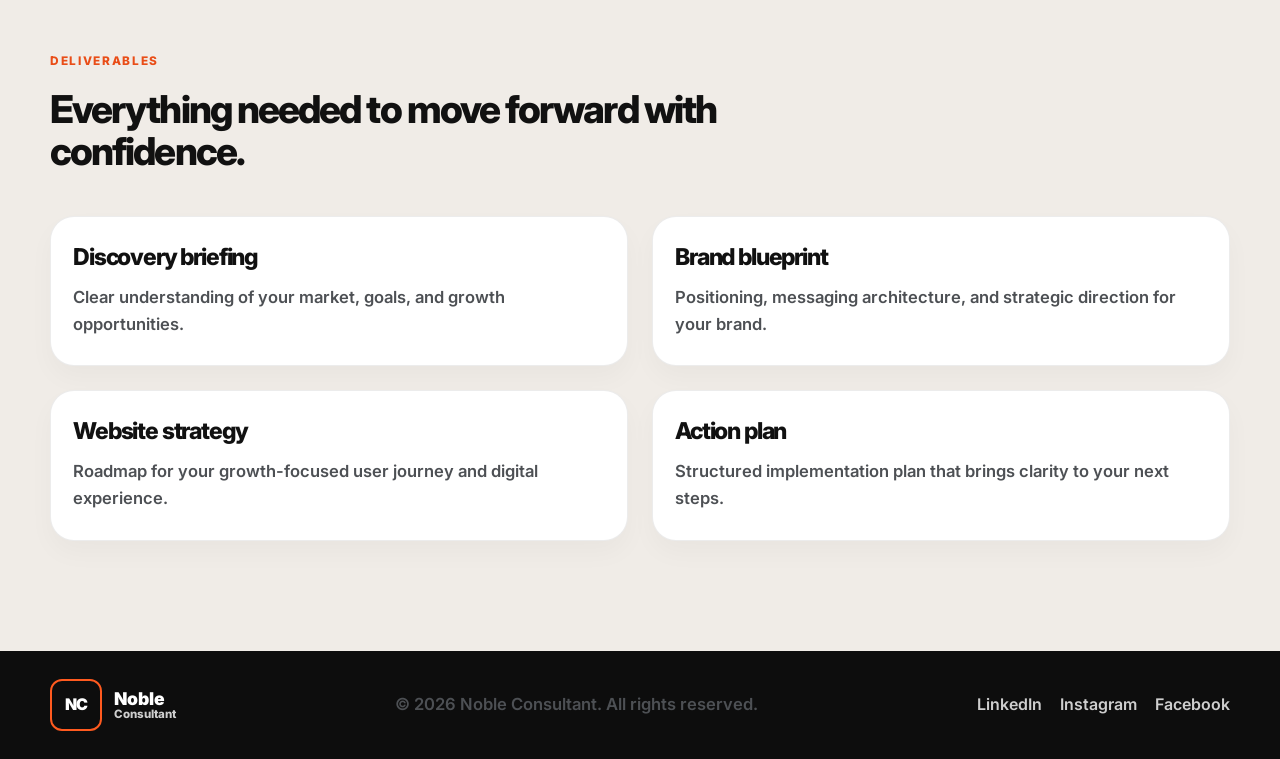
<file: portfolio.html>
<!DOCTYPE html>
<html lang="en">
  <head>
    <meta charset="UTF-8" />
    <meta name="viewport" content="width=device-width, initial-scale=1.0" />
    <title>Services | Noble Consultant</title>
    <meta
      name="description"
      content="Explore high-impact consulting services from Noble Consultant including brand strategy, web design, and digital growth support."
    />
    <link rel="preconnect" href="https://fonts.googleapis.com" />
    <link rel="preconnect" href="https://fonts.gstatic.com" crossorigin />
    <link
      href="https://fonts.googleapis.com/css2?family=Inter:wght@400;500;600;700;800;900&display=swap"
      rel="stylesheet"
    />
    <link rel="stylesheet" href="styles.css" />
  </head>
  <body>
    <header class="site-header">
      <div class="container nav">
        <a href="index.html" class="brand" aria-label="Noble Consultant home">
          <span class="brand-mark">NC</span>
          <span class="brand-text">
            <strong>Noble</strong>
            <small>Consultant</small>
          </span>
        </a>

        <nav class="main-nav" id="mainNav">
          <a href="index.html">Home</a>
          <a href="about.html">About</a>
          <a href="services.html" class="active">Services</a>
          <a href="portfolio.html">Portfolio</a>
          <a href="contact.html">Contact</a>
        </nav>

        <div class="nav-actions">
          <a href="contact.html" class="btn btn-light">Book a Call</a>
          <button class="nav-toggle" id="navToggle" aria-label="Toggle menu">
            <span></span>
            <span></span>
            <span></span>
          </button>
        </div>
      </div>
    </header>

    <main>
      <section class="page-hero">
        <div class="container narrow">
          <span class="eyebrow dark">Services</span>
          <h1>Practical solutions for business growth.</h1>
        </div>
      </section>

      <section class="section">
        <div class="container">
          <div class="service-list">
            <article class="service-item">
              <div class="service-badge">01</div>
              <div>
                <h3>Brand Positioning</h3>
                <p>We define the right market position so your offer feels clear, credible, and premium.</p>
              </div>
            </article>

            <article class="service-item">
              <div class="service-badge">02</div>
              <div>
                <h3>Website Design</h3>
                <p>We create conversion-focused digital experiences that are elegant, persuasive, and easy to use.</p>
              </div>
            </article>

            <article class="service-item">
              <div class="service-badge">03</div>
              <div>
                <h3>Content Strategy</h3>
                <p>We build messaging systems that educate your audience and move them toward action.</p>
              </div>
            </article>

            <article class="service-item">
              <div class="service-badge">04</div>
              <div>
                <h3>Digital Marketing</h3>
                <p>We design campaigns, funnels, and lead systems to create measurable business momentum.</p>
              </div>
            </article>

            <article class="service-item">
              <div class="service-badge">05</div>
              <div>
                <h3>Conversion Optimization</h3>
                <p>We improve user journeys, landing experiences, and messaging to increase your return.</p>
              </div>
            </article>

            <article class="service-item">
              <div class="service-badge">06</div>
              <div>
                <h3>Business Consulting</h3>
                <p>We help founders and teams make sharper decisions, prioritize what matters, and grow with confidence.</p>
              </div>
            </article>
          </div>
        </div>
      </section>

      <section class="section soft-bg">
        <div class="container">
          <div class="section-heading">
            <span class="eyebrow dark">Deliverables</span>
            <h2>Everything needed to move forward with confidence.</h2>
          </div>

          <div class="deliverables-grid">
            <div class="deliverable">
              <h3>Discovery briefing</h3>
              <p>Clear understanding of your market, goals, and growth opportunities.</p>
            </div>

            <div class="deliverable">
              <h3>Brand blueprint</h3>
              <p>Positioning, messaging architecture, and strategic direction for your brand.</p>
            </div>

            <div class="deliverable">
              <h3>Website strategy</h3>
              <p>Roadmap for your growth-focused user journey and digital experience.</p>
            </div>

            <div class="deliverable">
              <h3>Action plan</h3>
              <p>Structured implementation plan that brings clarity to your next steps.</p>
            </div>
          </div>
        </div>
      </section>
    </main>

    <footer class="site-footer">
      <div class="container footer-row">
        <div class="brand white">
          <span class="brand-mark">NC</span>
          <span class="brand-text">
            <strong>Noble</strong>
            <small>Consultant</small>
          </span>
        </div>

        <p>© 2026 Noble Consultant. All rights reserved.</p>

        <div class="socials">
          <a href="#">LinkedIn</a>
          <a href="#">Instagram</a>
          <a href="#">Facebook</a>
        </div>
      </div>
    </footer>

    <script src="script.js"></script>
  </body>
</html>
</file>
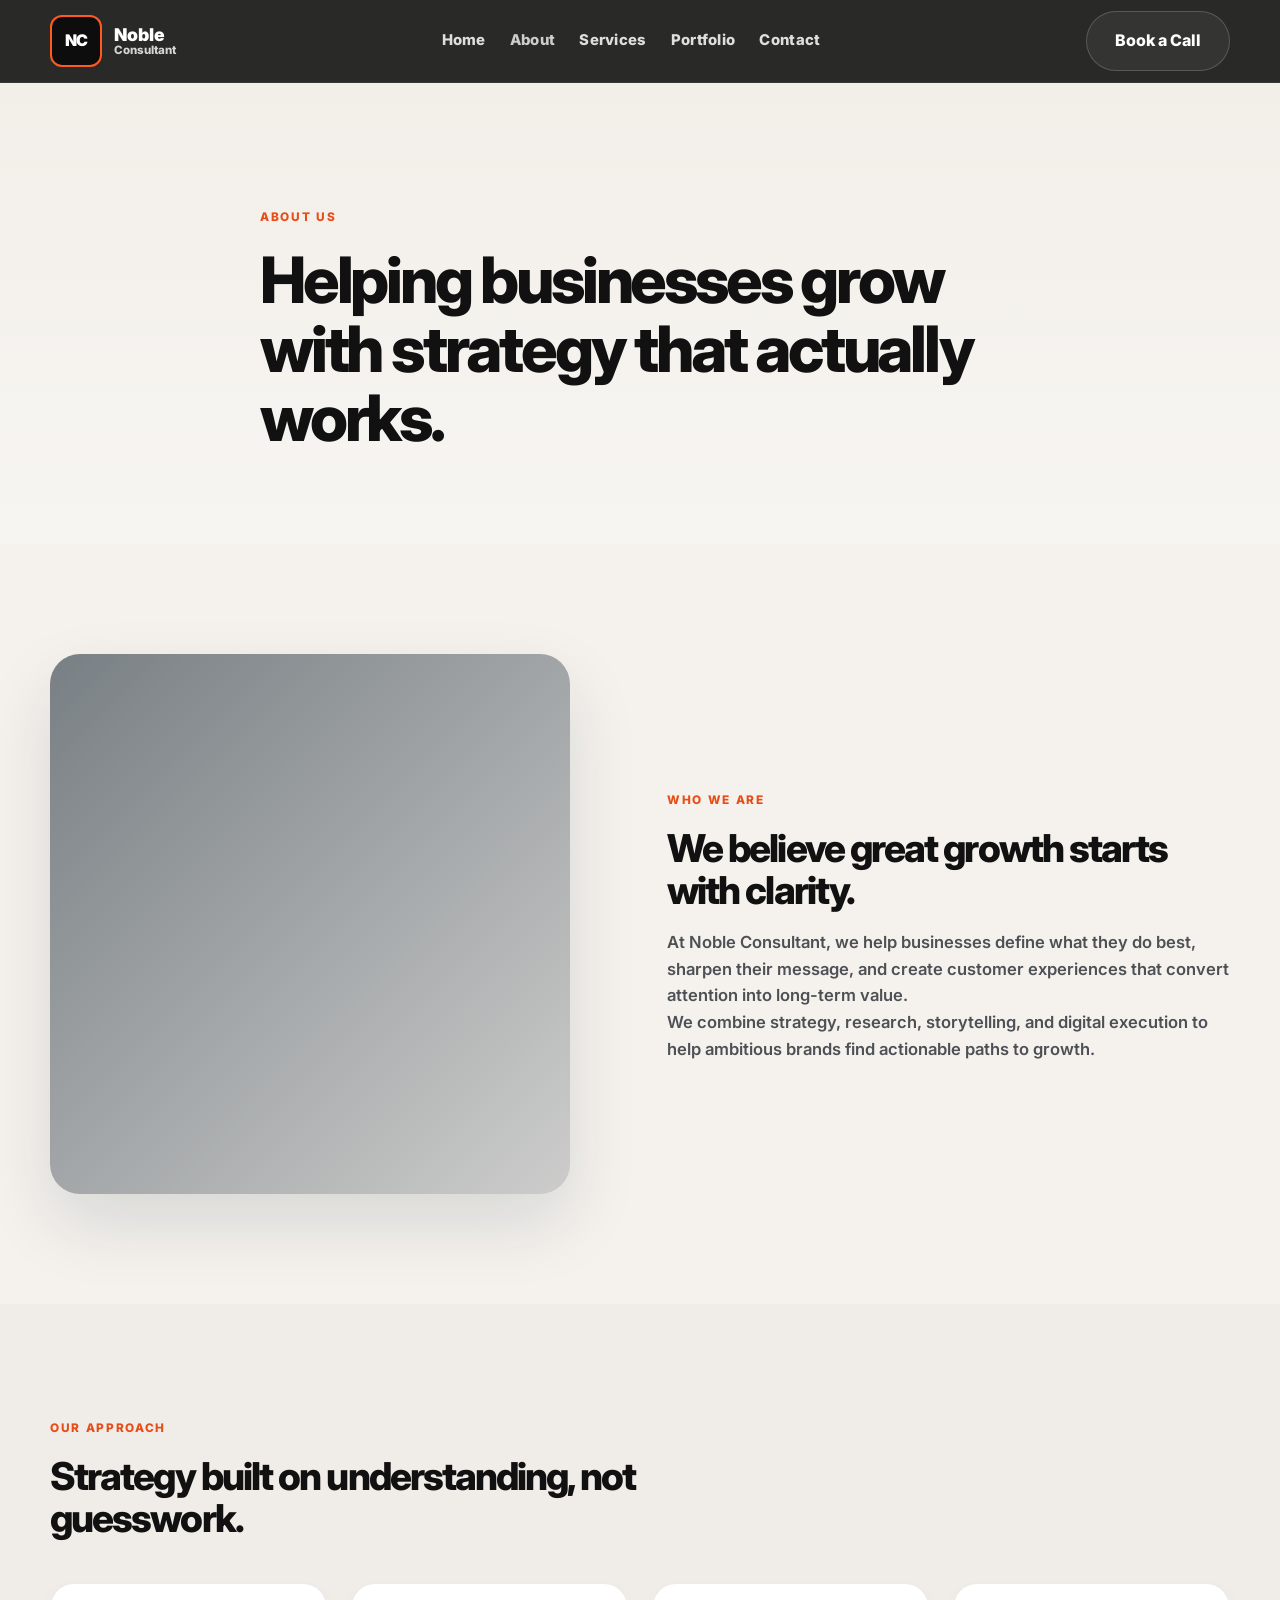
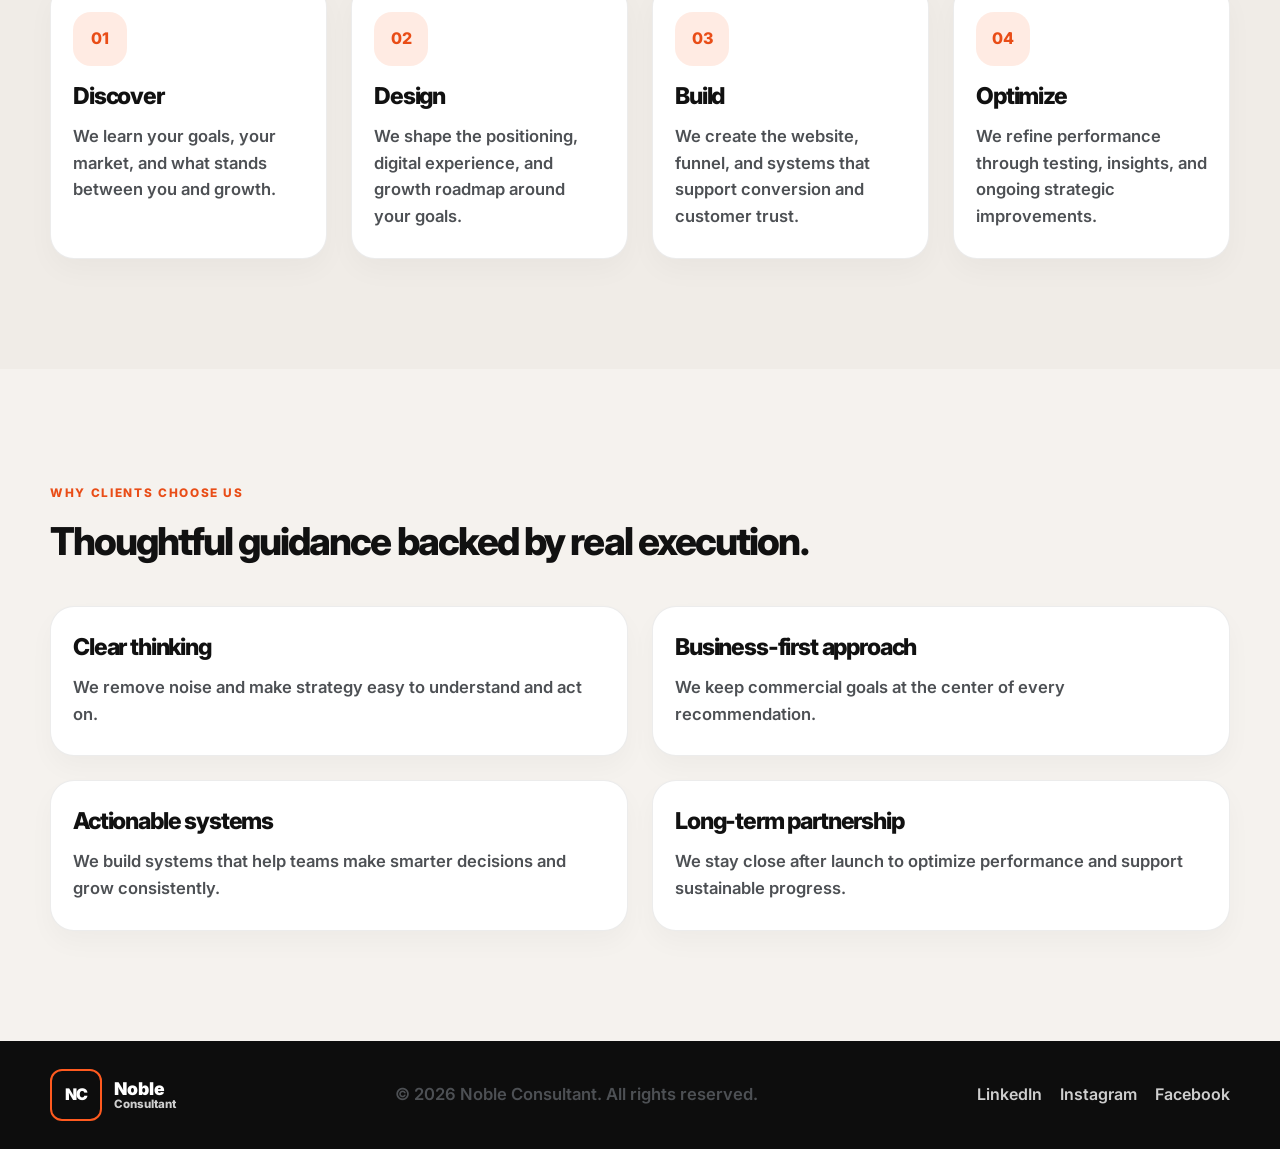
<file: services.html>
<!DOCTYPE html>
<html lang="en">
  <head>
    <meta charset="UTF-8" />
    <meta name="viewport" content="width=device-width, initial-scale=1.0" />
    <title>Service | Noble Consultant</title>
    <meta
      name="description"
      content="Learn more about Noble Consultant and the strategic approach behind our premium growth work."
    />
    <link rel="preconnect" href="https://fonts.googleapis.com" />
    <link rel="preconnect" href="https://fonts.gstatic.com" crossorigin />
    <link
      href="https://fonts.googleapis.com/css2?family=Inter:wght@400;500;600;700;800;900&display=swap"
      rel="stylesheet"
    />
    <link rel="stylesheet" href="styles.css" />
  </head>
  <body>
    <header class="site-header">
      <div class="container nav">
        <a href="index.html" class="brand" aria-label="Noble Consultant home">
          <span class="brand-mark">NC</span>
          <span class="brand-text">
            <strong>Noble</strong>
            <small>Consultant</small>
          </span>
        </a>

        <nav class="main-nav" id="mainNav">
          <a href="index.html">Home</a>
          <a href="about.html" class="active">About</a>
          <a href="services.html">Services</a>
          <a href="portfolio.html">Portfolio</a>
          <a href="contact.html">Contact</a>
        </nav>

        <div class="nav-actions">
          <a href="contact.html" class="btn btn-light">Book a Call</a>
          <button class="nav-toggle" id="navToggle" aria-label="Toggle menu">
            <span></span>
            <span></span>
            <span></span>
          </button>
        </div>
      </div>
    </header>

    <main>
      <section class="page-hero">
        <div class="container narrow">
          <span class="eyebrow dark">About us</span>
          <h1>Helping businesses grow with strategy that actually works.</h1>
        </div>
      </section>

      <section class="section">
        <div class="container split">
          <div class="image-panel">
            <div class="page-image image-1"></div>
          </div>

          <div class="text-panel">
            <span class="eyebrow dark">Who we are</span>
            <h2>We believe great growth starts with clarity.</h2>
            <p>
              At Noble Consultant, we help businesses define what they do best, sharpen their message,
              and create customer experiences that convert attention into long-term value.
            </p>
            <p>
              We combine strategy, research, storytelling, and digital execution to help ambitious brands
              find actionable paths to growth.
            </p>
          </div>
        </div>
      </section>

      <section class="section soft-bg">
        <div class="container">
          <div class="section-heading">
            <span class="eyebrow dark">Our approach</span>
            <h2>Strategy built on understanding, not guesswork.</h2>
          </div>

          <div class="process-grid">
            <div class="process-card">
              <div class="step-number">01</div>
              <h3>Discover</h3>
              <p>We learn your goals, your market, and what stands between you and growth.</p>
            </div>

            <div class="process-card">
              <div class="step-number">02</div>
              <h3>Design</h3>
              <p>We shape the positioning, digital experience, and growth roadmap around your goals.</p>
            </div>

            <div class="process-card">
              <div class="step-number">03</div>
              <h3>Build</h3>
              <p>We create the website, funnel, and systems that support conversion and customer trust.</p>
            </div>

            <div class="process-card">
              <div class="step-number">04</div>
              <h3>Optimize</h3>
              <p>We refine performance through testing, insights, and ongoing strategic improvements.</p>
            </div>
          </div>
        </div>
      </section>

      <section class="section">
        <div class="container">
          <div class="section-heading">
            <span class="eyebrow dark">Why clients choose us</span>
            <h2>Thoughtful guidance backed by real execution.</h2>
          </div>

          <div class="feature-grid">
            <div class="feature-card">
              <h3>Clear thinking</h3>
              <p>We remove noise and make strategy easy to understand and act on.</p>
            </div>

            <div class="feature-card">
              <h3>Business-first approach</h3>
              <p>We keep commercial goals at the center of every recommendation.</p>
            </div>

            <div class="feature-card">
              <h3>Actionable systems</h3>
              <p>We build systems that help teams make smarter decisions and grow consistently.</p>
            </div>

            <div class="feature-card">
              <h3>Long-term partnership</h3>
              <p>We stay close after launch to optimize performance and support sustainable progress.</p>
            </div>
          </div>
        </div>
      </section>
    </main>

    <footer class="site-footer">
      <div class="container footer-row">
        <div class="brand white">
          <span class="brand-mark">NC</span>
          <span class="brand-text">
            <strong>Noble</strong>
            <small>Consultant</small>
          </span>
        </div>

        <p>© 2026 Noble Consultant. All rights reserved.</p>

        <div class="socials">
          <a href="#">LinkedIn</a>
          <a href="#">Instagram</a>
          <a href="#">Facebook</a>
        </div>
      </div>
    </footer>

    <script src="script.js"></script>
  </body>
</html>
</file>
<file: styles.css>
:root {
  --bg: #f5f2ee;
  --bg-soft: #f0ece7;
  --card: #ffffff;
  --primary: #0d0d0d;
  --primary-2: #171717;
  --accent: #ff5a1f;
  --accent-deep: #e94d17;
  --text: #111111;
  --text-soft: #4d5054;
  --line: rgba(13, 13, 13, 0.08);
  --shadow: 0 30px 70px rgba(11, 22, 33, 0.12);
  --radius: 30px;
}

* {
  box-sizing: border-box;
  margin: 0;
  padding: 0;
}

html {
  scroll-behavior: smooth;
}

body {
  font-family: "Inter", sans-serif;
  background: var(--bg);
  color: var(--text);
  line-height: 1.6;
  font-weight: 600;
}

img {
  max-width: 100%;
  display: block;
}

a {
  text-decoration: none;
  color: inherit;
}

button,
input,
textarea {
  font: inherit;
}

.container {
  width: min(1180px, calc(100% - 32px));
  margin: 0 auto;
}

.section {
  padding: 110px 0;
}

.soft-bg {
  background: var(--bg-soft);
}

.page-hero {
  background: linear-gradient(180deg, #f2efe9 0%, #f7f5f2 100%);
  padding: 120px 0 70px;
}

.narrow {
  max-width: 760px;
}

.eyebrow {
  display: inline-block;
  font-size: 0.74rem;
  letter-spacing: 0.14em;
  text-transform: uppercase;
  font-weight: 800;
  color: var(--accent-deep);
  margin-bottom: 18px;
}

.eyebrow.dark {
  color: var(--accent-deep);
}

.eyebrow.light {
  color: rgba(255, 255, 255, 0.8);
}

h1,
h2,
h3,
h4,
h5,
h6 {
  letter-spacing: -0.05em;
  line-height: 1.08;
  font-weight: 800;
}

h1 {
  font-size: clamp(2.8rem, 5vw, 5rem);
  margin-bottom: 22px;
}

h2 {
  font-size: clamp(2.2rem, 3vw, 3.2rem);
  margin-bottom: 18px;
}

h3 {
  font-size: 1.45rem;
  margin-bottom: 14px;
}

p,
li,
span,
a {
  font-weight: 600;
}

p {
  color: var(--text-soft);
  font-size: 1.04rem;
}

.btn {
  display: inline-flex;
  align-items: center;
  justify-content: center;
  padding: 16px 28px;
  border: 1px solid transparent;
  border-radius: 999px;
  font-weight: 800;
  transition: 0.2s ease;
  cursor: pointer;
}

.btn:hover {
  transform: translateY(-2px);
}

.btn-primary {
  background: var(--accent);
  color: white;
  box-shadow: 0 16px 30px rgba(255, 90, 31, 0.23);
}

.btn-primary:hover {
  background: var(--accent-deep);
}

.btn-secondary {
  background: transparent;
  border-color: var(--line);
  color: var(--text);
}

.btn-light {
  background: rgba(255, 255, 255, 0.05);
  border-color: rgba(255, 255, 255, 0.18);
  color: white;
}

.site-header {
  position: sticky;
  top: 0;
  z-index: 1000;
  background: rgba(13, 13, 13, 0.88);
  backdrop-filter: blur(16px);
  border-bottom: 1px solid rgba(255,255,255,0.08);
}

.nav {
  min-height: 82px;
  display: flex;
  align-items: center;
  justify-content: space-between;
  gap: 20px;
}

.brand {
  display: inline-flex;
  align-items: center;
  gap: 12px;
}

.brand-mark {
  width: 52px;
  height: 52px;
  display: inline-flex;
  align-items: center;
  justify-content: center;
  border-radius: 12px;
  border: 2px solid var(--accent);
  background: #0d0d0d;
  color: #ffffff;
  font-weight: 900;
  letter-spacing: -0.08em;
}

.brand-text {
  display: flex;
  flex-direction: column;
  line-height: 1.1;
  color: white;
}

.brand-text strong {
  font-size: 1.1rem;
  font-weight: 900;
}

.brand-text small {
  font-size: 0.72rem;
  opacity: 0.8;
  font-weight: 800;
}

.main-nav {
  display: flex;
  align-items: center;
  gap: 24px;
}

.main-nav a {
  color: rgba(255, 255, 255, 0.85);
  font-size: 0.93rem;
  font-weight: 800;
  letter-spacing: 0.02em;
  transition: opacity 0.2s ease;
}

.main-nav a:hover,
.main-nav a.active {
  opacity: 0.9;
}

.nav-actions {
  display: flex;
  align-items: center;
  gap: 14px;
}

.nav-toggle {
  display: none;
  width: 42px;
  height: 42px;
  background: transparent;
  border: none;
  cursor: pointer;
}

.nav-toggle span {
  display: block;
  width: 22px;
  height: 2px;
  background: white;
  border-radius: 2px;
  margin: 7px auto;
}

.hero {
  background:
    radial-gradient(circle at top right, rgba(255, 90, 31, 0.18), transparent 30%),
    linear-gradient(135deg, #090909 0%, #121212 35%, #1b1b1b 100%);
  color: white;
  padding: 100px 0 90px;
  overflow: hidden;
}

.hero-grid {
  display: grid;
  grid-template-columns: 1.1fr 0.9fr;
  gap: 56px;
  align-items: center;
}

.hero-copy p {
  max-width: 640px;
  margin-bottom: 28px;
  color: rgba(255,255,255,0.74);
  font-size: 1.08rem;
}

.hero-actions {
  display: flex;
  flex-wrap: wrap;
  gap: 16px;
  margin-bottom: 34px;
}

.mini-stats {
  display: flex;
  flex-wrap: wrap;
  gap: 30px;
}

.mini-stats div {
  display: flex;
  flex-direction: column;
  gap: 6px;
}

.mini-stats strong {
  font-size: clamp(1.8rem, 2vw, 2.3rem);
  color: white;
}

.mini-stats span {
  color: rgba(255,255,255,0.72);
  font-size: 0.8rem;
}

.hero-visual {
  position: relative;
  min-height: 550px;
  display: grid;
  place-items: center;
}

.orb {
  position: absolute;
  width: 420px;
  height: 420px;
  border-radius: 50%;
  background: radial-gradient(circle, rgba(255, 90, 31, 0.24), transparent 62%);
  filter: blur(28px);
}

.dashboard-card {
  position: relative;
  width: min(500px, 100%);
  background: rgba(255,255,255,0.06);
  border: 1px solid rgba(255,255,255,0.12);
  border-radius: 28px;
  padding: 20px;
  box-shadow: 0 30px 80px rgba(0,0,0,0.24);
  backdrop-filter: blur(12px);
  z-index: 2;
}

.dashboard-top {
  display: flex;
  gap: 8px;
  margin-bottom: 26px;
}

.dashboard-top span {
  width: 11px;
  height: 11px;
  display: block;
  border-radius: 50%;
  background: rgba(255,255,255,0.5);
}

.chart {
  height: 220px;
  display: flex;
  align-items: flex-end;
  gap: 16px;
  padding: 0 14px 10px;
}

.bar {
  display: block;
  width: 100%;
  border-radius: 16px 16px 0 0;
  background: linear-gradient(180deg, #ff9a6d, #ff5a1f);
}

.b1 { height: 40%; }
.b2 { height: 52%; }
.b3 { height: 79%; }
.b4 { height: 66%; }
.b5 { height: 92%; }

.kpis {
  display: flex;
  justify-content: space-between;
  gap: 20px;
  border-top: 1px solid rgba(255,255,255,0.08);
  padding-top: 18px;
}

.kpis div {
  display: flex;
  flex-direction: column;
  gap: 6px;
}

.kpis small {
  color: rgba(255,255,255,0.72);
}

.kpis strong {
  color: white;
  font-size: 1.12rem;
}

.floating-note {
  position: absolute;
  z-index: 3;
  background: rgba(255,255,255,0.96);
  color: var(--primary);
  border-radius: 18px;
  padding: 18px 20px;
  display: flex;
  flex-direction: column;
  gap: 8px;
  box-shadow: 0 28px 60px rgba(0,0,0,0.18);
}

.note-one {
  top: 26px;
  right: 24px;
}

.note-two {
  bottom: 10px;
  left: 12px;
}

.floating-note span {
  font-size: 0.7rem;
  text-transform: uppercase;
  letter-spacing: 0.12em;
  color: var(--text-soft);
}

.floating-note strong {
  font-size: 1.34rem;
}

.brands {
  background: white;
  border-bottom: 1px solid var(--line);
}

.brand-strip {
  min-height: 92px;
  display: flex;
  align-items: center;
  justify-content: space-between;
  gap: 24px;
}

.brand-strip > span {
  color: var(--text-soft);
  text-transform: uppercase;
  letter-spacing: 0.14em;
  font-size: 0.76rem;
}

.brand-logos {
  display: flex;
  flex-wrap: wrap;
  justify-content: center;
  gap: 30px;
  color: rgba(12,29,43,0.58);
  font-weight: 700;
}

.split {
  display: grid;
  grid-template-columns: 1fr 1fr;
  gap: 54px;
  align-items: center;
}

.image-panel {
  position: relative;
}

.image-box,
.page-image {
  width: min(520px, 100%);
  height: 540px;
  border-radius: 30px;
  background:
    linear-gradient(135deg, rgba(18, 33, 45, 0.55), rgba(18, 33, 45, 0.18)),
    url('https://images.unsplash.com/photo-1552664730-d307ca884978?auto=format&fit=crop&w=1200&q=80') center/cover no-repeat;
  box-shadow: var(--shadow);
}

.image-1 {
  background:
    linear-gradient(135deg, rgba(18, 33, 45, 0.55), rgba(18, 33, 45, 0.18)),
    url('https://images.unsplash.com/photo-1522202176988-66273c2d5700?auto=format&fit=crop&w=1200&q=80') center/cover no-repeat;
}

.badge {
  position: absolute;
  left: 20px;
  bottom: 18px;
  background: rgba(255,255,255,0.96);
  color: var(--primary);
  border-radius: 999px;
  font-weight: 800;
  padding: 10px 18px;
}

.check-list {
  list-style: none;
  display: grid;
  gap: 16px;
  margin: 28px 0 36px;
}

.check-list li {
  position: relative;
  padding-left: 32px;
  color: var(--text);
  font-weight: 700;
}

.check-list li::before {
  content: "✓";
  position: absolute;
  left: 0;
  top: 0;
  color: var(--accent-deep);
  font-weight: 900;
}

.services-section {
  background: var(--bg-soft);
}

.section-heading {
  margin-bottom: 44px;
  max-width: 760px;
}

.section-heading.center {
  margin: 0 auto 44px;
  text-align: center;
}

.section-heading.left {
  margin-bottom: 0;
}

.card-grid {
  display: grid;
  grid-template-columns: repeat(3, minmax(0, 1fr));
  gap: 24px;
}

.service-card {
  background: white;
  border: 1px solid var(--line);
  border-radius: 24px;
  padding: 28px 22px;
  box-shadow: 0 12px 26px rgba(0,0,0,0.03);
  transition: transform 0.2s ease, box-shadow 0.2s ease;
}

.service-card:hover {
  transform: translateY(-6px);
  box-shadow: 0 18px 36px rgba(0,0,0,0.08);
}

.service-icon {
  width: 54px;
  height: 54px;
  display: inline-flex;
  align-items: center;
  justify-content: center;
  border-radius: 16px;
  background: rgba(255, 90, 31, 0.12);
  color: var(--accent-deep);
  font-weight: 800;
  margin-bottom: 22px;
}

.process-grid {
  display: grid;
  grid-template-columns: repeat(4, minmax(0, 1fr));
  gap: 24px;
}

.process-card {
  background: white;
  border: 1px solid var(--line);
  border-radius: 24px;
  padding: 28px 22px;
  box-shadow: 0 12px 28px rgba(0,0,0,0.03);
}

.step-number {
  width: 54px;
  height: 54px;
  display: inline-flex;
  align-items: center;
  justify-content: center;
  border-radius: 18px;
  background: rgba(255, 90, 31, 0.12);
  color: var(--accent-deep);
  font-weight: 800;
  margin-bottom: 18px;
}

.stats-section {
  background: linear-gradient(135deg, #0d0d0d, #1a1a1a);
  color: white;
}

.stats-grid {
  display: grid;
  grid-template-columns: repeat(4, minmax(0, 1fr));
  gap: 22px;
}

.stat-box {
  padding: 28px 18px;
  text-align: center;
  border: 1px solid rgba(255,255,255,0.08);
  border-radius: 18px;
  background: rgba(255,255,255,0.02);
}

.stat-box strong {
  display: block;
  font-size: clamp(2rem, 3vw, 2.8rem);
  margin-bottom: 6px;
}

.pricing-section {
  background: white;
}

.pricing-grid {
  display: grid;
  grid-template-columns: repeat(3, minmax(0, 1fr));
  gap: 24px;
}

.pricing-card {
  background: var(--bg-soft);
  border: 1px solid var(--line);
  border-radius: 26px;
  padding: 28px 22px;
  box-shadow: 0 12px 26px rgba(0,0,0,0.03);
}

.pricing-card.featured {
  background: linear-gradient(135deg, #0d0d0d, #171717);
  color: white;
  transform: translateY(-8px);
}

.pricing-card.featured ul li,
.pricing-card.featured p,
.pricing-card.featured .plan-head h3,
.pricing-card.featured .plan-head span {
  color: white;
}

.plan-head {
  margin-bottom: 18px;
}

.plan-head span {
  color: var(--text-soft);
  font-size: 0.8rem;
  letter-spacing: 0.14em;
  text-transform: uppercase;
}

.plan-head h3 {
  font-size: clamp(2rem, 2.5vw, 3rem);
  color: var(--primary);
  margin-top: 10px;
}

.pricing-card ul {
  list-style: none;
  display: grid;
  gap: 10px;
  margin: 24px 0;
  color: var(--text);
}

.pricing-card li {
  position: relative;
  padding-left: 22px;
}

.pricing-card li::before {
  content: "•";
  position: absolute;
  left: 0;
  font-weight: 900;
  color: var(--accent-deep);
}

.testimonial-grid {
  display: grid;
  grid-template-columns: repeat(3, minmax(0, 1fr));
  gap: 22px;
}

.testimonial {
  background: white;
  border: 1px solid var(--line);
  border-radius: 24px;
  padding: 28px 22px;
  box-shadow: 0 12px 28px rgba(0,0,0,0.03);
  font-weight: 600;
}

.testimonial footer {
  display: flex;
  flex-direction: column;
  gap: 4px;
  margin-top: 20px;
}

.testimonial footer strong {
  color: var(--primary);
}

.testimonial footer span {
  color: var(--text-soft);
  font-size: 0.85rem;
}

.faq-wrap {
  display: grid;
  grid-template-columns: 0.9fr 1.1fr;
  gap: 30px;
  align-items: start;
}

.faq-list {
  display: grid;
  gap: 14px;
}

.faq-item {
  background: white;
  border: 1px solid var(--line);
  border-radius: 18px;
  overflow: hidden;
}

.faq-question {
  width: 100%;
  border: none;
  background: transparent;
  padding: 20px 22px;
  text-align: left;
  color: var(--text);
  font-weight: 800;
  cursor: pointer;
}

.faq-answer {
  display: none;
  padding: 0 22px 20px;
  color: var(--text-soft);
}

.faq-item.active .faq-answer {
  display: block;
}

.cta-section {
  padding-top: 0;
}

.cta-box {
  background: linear-gradient(135deg, #0d0d0d, #1a1a1a);
  border-radius: 32px;
  color: white;
  padding: 42px 48px;
  display: flex;
  align-items: center;
  justify-content: space-between;
  gap: 22px;
}

.contact-section {
  padding: 110px 0;
}

.contact-wrap {
  display: grid;
  grid-template-columns: 0.9fr 1.1fr;
  gap: 30px;
  align-items: start;
}

.contact-copy {
  padding-top: 12px;
}

.contact-info {
  margin-top: 24px;
  display: grid;
  gap: 12px;
}

.contact-form {
  background: white;
  border: 1px solid var(--line);
  border-radius: 26px;
  padding: 28px 22px;
  box-shadow: 0 12px 28px rgba(0,0,0,0.03);
}

.form-row {
  margin-bottom: 18px;
}

.contact-form input,
.contact-form textarea {
  width: 100%;
  border: 1px solid rgba(13,13,13,0.12);
  border-radius: 14px;
  background: #faf9f6;
  padding: 16px 18px;
  resize: vertical;
  color: var(--text);
}

.contact-form textarea {
  min-height: 150px;
}

.site-footer {
  background: #0d0d0d;
  color: rgba(255,255,255,0.8);
  padding: 28px 0;
}

.footer-row {
  display: flex;
  align-items: center;
  justify-content: space-between;
  gap: 18px;
}

.socials {
  display: flex;
  align-items: center;
  gap: 18px;
}

.socials a {
  color: rgba(255,255,255,0.8);
}

.feature-grid {
  display: grid;
  grid-template-columns: repeat(2, minmax(0, 1fr));
  gap: 24px;
}

.feature-card {
  background: white;
  border: 1px solid var(--line);
  border-radius: 24px;
  padding: 28px 22px;
  box-shadow: 0 12px 26px rgba(0,0,0,0.03);
}

.service-list {
  display: grid;
  gap: 20px;
}

.service-item {
  display: grid;
  grid-template-columns: 80px 1fr;
  gap: 18px;
  align-items: start;
  background: white;
  border: 1px solid var(--line);
  border-radius: 24px;
  padding: 28px 22px;
}

.service-badge {
  width: 54px;
  height: 54px;
  display: inline-flex;
  align-items: center;
  justify-content: center;
  border-radius: 16px;
  background: rgba(255, 90, 31, 0.12);
  color: var(--accent-deep);
  font-weight: 800;
}

.deliverables-grid {
  display: grid;
  grid-template-columns: repeat(2, minmax(0, 1fr));
  gap: 24px;
}

.deliverable {
  background: white;
  border: 1px solid var(--line);
  border-radius: 24px;
  padding: 28px 22px;
  box-shadow: 0 12px 26px rgba(0,0,0,0.03);
}

.portfolio-grid {
  display: grid;
  grid-template-columns: repeat(3, minmax(0, 1fr));
  gap: 24px;
}

.portfolio-card {
  overflow: hidden;
  background: white;
  border: 1px solid var(--line);
  border-radius: 26px;
  box-shadow: 0 14px 30px rgba(0,0,0,0.03);
}

.portfolio-image {
  height: 260px;
  background-size: cover;
  background-position: center;
}

.image-one {
  background-image: linear-gradient(135deg, rgba(12, 28, 43, 0.3), rgba(12, 28, 43, 0.2)), url('https://images.unsplash.com/photo-1522202176988-66273c2d5700?auto=format&fit=crop&w=1200&q=80');
}

.image-two {
  background-image: linear-gradient(135deg, rgba(12, 28, 43, 0.3), rgba(12, 28, 43, 0.2)), url('https://images.unsplash.com/photo-1556740749-887f6717d8d6?auto=format&fit=crop&w=1200&q=80');
}

.image-three {
  background-image: linear-gradient(135deg, rgba(12, 28, 43, 0.3), rgba(12, 28, 43, 0.2)), url('https://images.unsplash.com/photo-1516321318423-f06f85e304d3?auto=format&fit=crop&w=1200&q=80');
}

.portfolio-content {
  padding: 22px 20px 24px;
}

.portfolio-content span {
  display: inline-block;
  color: var(--text-soft);
  font-size: 0.76rem;
  letter-spacing: 0.14em;
  text-transform: uppercase;
  margin-bottom: 10px;
}

.results-grid {
  display: grid;
  grid-template-columns: repeat(4, minmax(0, 1fr));
  gap: 22px;
}

.result-box {
  background: white;
  border: 1px solid var(--line);
  border-radius: 20px;
  padding: 30px 20px;
  text-align: center;
}

.result-box strong {
  display: block;
  font-size: clamp(2rem, 3vw, 2.8rem);
  color: var(--primary);
  margin-bottom: 6px;
}

.result-box span {
  color: var(--text-soft);
  font-size: 0.92rem;
}

@media (max-width: 980px) {
  .hero-grid,
  .split,
  .faq-wrap,
  .contact-wrap,
  .feature-grid {
    grid-template-columns: 1fr;
  }

  .card-grid,
  .pricing-grid,
  .process-grid,
  .testimonial-grid,
  .stats-grid,
  .portfolio-grid,
  .results-grid,
  .deliverables-grid {
    grid-template-columns: repeat(2, minmax(0, 1fr));
  }

  .brand-strip,
  .cta-box,
  .footer-row {
    flex-direction: column;
    align-items: flex-start;
  }
}

@media (max-width: 760px) {
  .main-nav {
    position: absolute;
    top: 82px;
    left: 20px;
    right: 20px;
    display: none;
    background: rgba(13,29,43,0.95);
    border: 1px solid rgba(255,255,255,0.12);
    border-radius: 18px;
    padding: 20px;
    flex-direction: column;
    align-items: flex-start;
    gap: 16px;
  }

  .main-nav.open {
    display: flex;
  }

  .nav-toggle {
    display: block;
  }

  .card-grid,
  .pricing-grid,
  .process-grid,
  .testimonial-grid,
  .stats-grid,
  .portfolio-grid,
  .results-grid,
  .deliverables-grid,
  .feature-grid {
    grid-template-columns: 1fr;
  }

  .cta-box {
    padding: 30px 24px;
  }

  .hero {
    padding-top: 80px;
  }

  .service-item {
    grid-template-columns: 1fr;
  }
}
</file>
